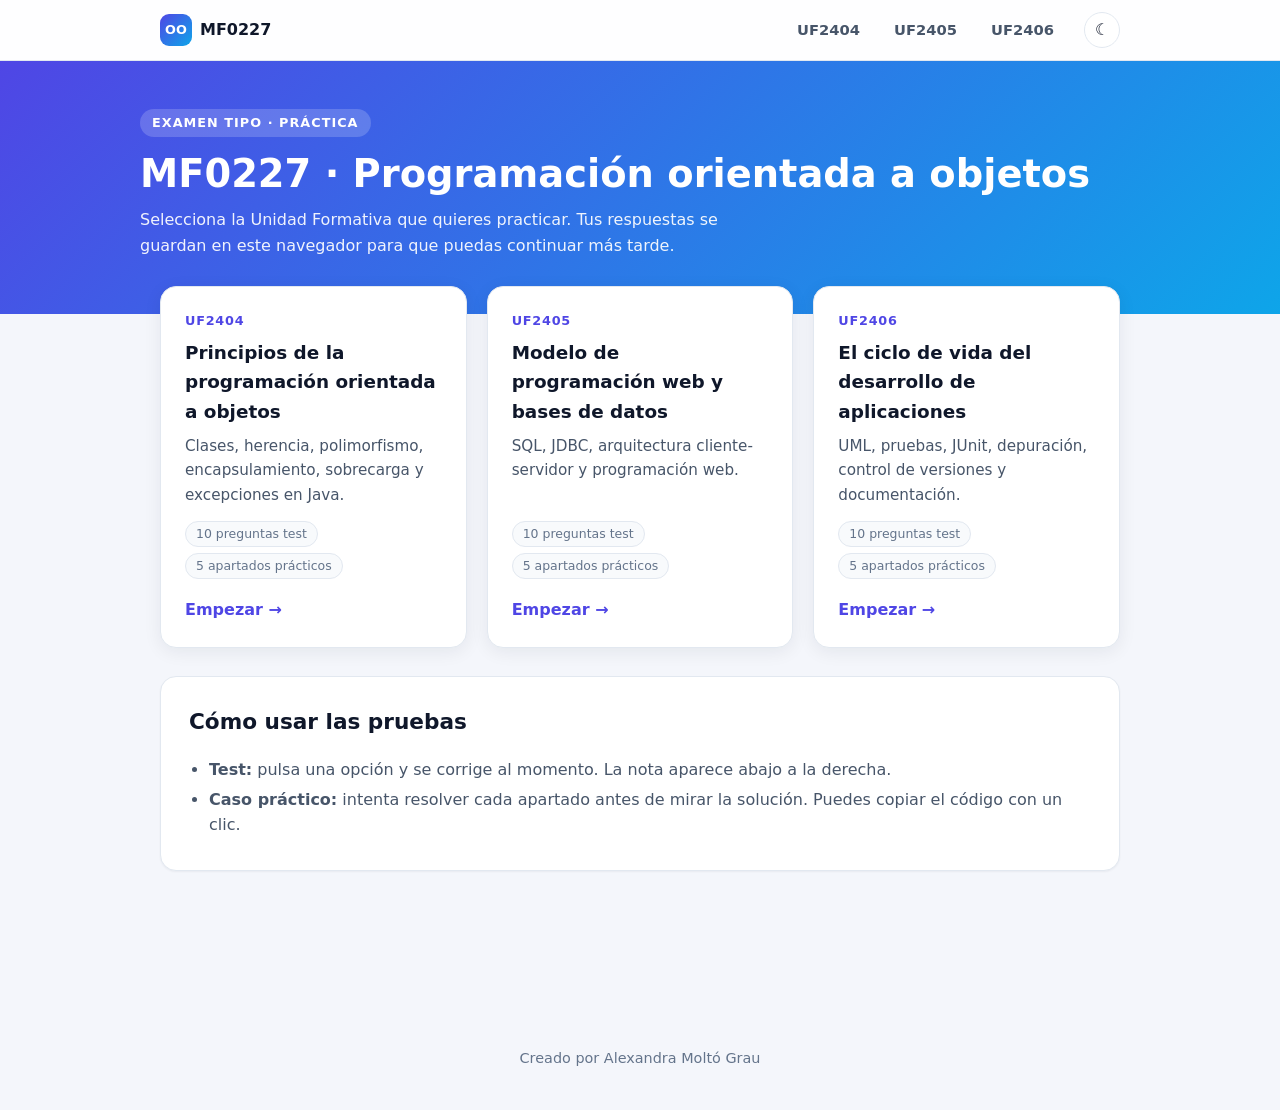
<file: index.html>
<!DOCTYPE html>
<html lang="es">
<head>
<meta charset="UTF-8">
<meta name="viewport" content="width=device-width, initial-scale=1.0">
<title>Pruebas de Programación Orientada a Objetos</title>

<link rel="stylesheet" href="style.css">

</head>
<body>

<div class="topbar">
    <div class="topbar-inner">
        <a class="brand" href="index.html"><span class="brand-logo">OO</span><span class="brand-text">MF0227</span></a>
        <nav class="tabs">
            <a href="uf2404.html">UF2404</a>
            <a href="uf2405.html">UF2405</a>
            <a href="uf2406.html">UF2406</a>
        </nav>
        <button class="theme-toggle" type="button" aria-label="Cambiar tema"></button>
    </div>
</div>

<header class="hero">
    <div class="hero-inner">
        <span class="eyebrow">Examen tipo · Práctica</span>
        <h1>MF0227 · Programación orientada a objetos</h1>
        <p>Selecciona la Unidad Formativa que quieres practicar. Tus respuestas se guardan en este navegador para que puedas continuar más tarde.</p>
    </div>
</header>

<main class="container">

    <div class="unit-grid">

        <a class="unit-card" href="uf2404.html">
            <span class="unit-code">UF2404</span>
            <h2>Principios de la programación orientada a objetos</h2>
            <p>Clases, herencia, polimorfismo, encapsulamiento, sobrecarga y excepciones en Java.</p>
            <div class="unit-tags"><span>10 preguntas test</span><span>5 apartados prácticos</span></div>
            <span class="go">Empezar →</span>
        </a>

        <a class="unit-card" href="uf2405.html">
            <span class="unit-code">UF2405</span>
            <h2>Modelo de programación web y bases de datos</h2>
            <p>SQL, JDBC, arquitectura cliente-servidor y programación web.</p>
            <div class="unit-tags"><span>10 preguntas test</span><span>5 apartados prácticos</span></div>
            <span class="go">Empezar →</span>
        </a>

        <a class="unit-card" href="uf2406.html">
            <span class="unit-code">UF2406</span>
            <h2>El ciclo de vida del desarrollo de aplicaciones</h2>
            <p>UML, pruebas, JUnit, depuración, control de versiones y documentación.</p>
            <div class="unit-tags"><span>10 preguntas test</span><span>5 apartados prácticos</span></div>
            <span class="go">Empezar →</span>
        </a>

    </div>

    <section class="card tips">
        <h2>Cómo usar las pruebas</h2>
        <ul>
            <li><strong>Test:</strong> pulsa una opción y se corrige al momento. La nota aparece abajo a la derecha.</li>
            <li><strong>Caso práctico:</strong> intenta resolver cada apartado antes de mirar la solución. Puedes copiar el código con un clic.</li>
        </ul>
    </section>

</main>

<footer>
    Creado por Alexandra Moltó Grau
</footer>

<script src="script.js"></script>
</body>
</html>
</file>
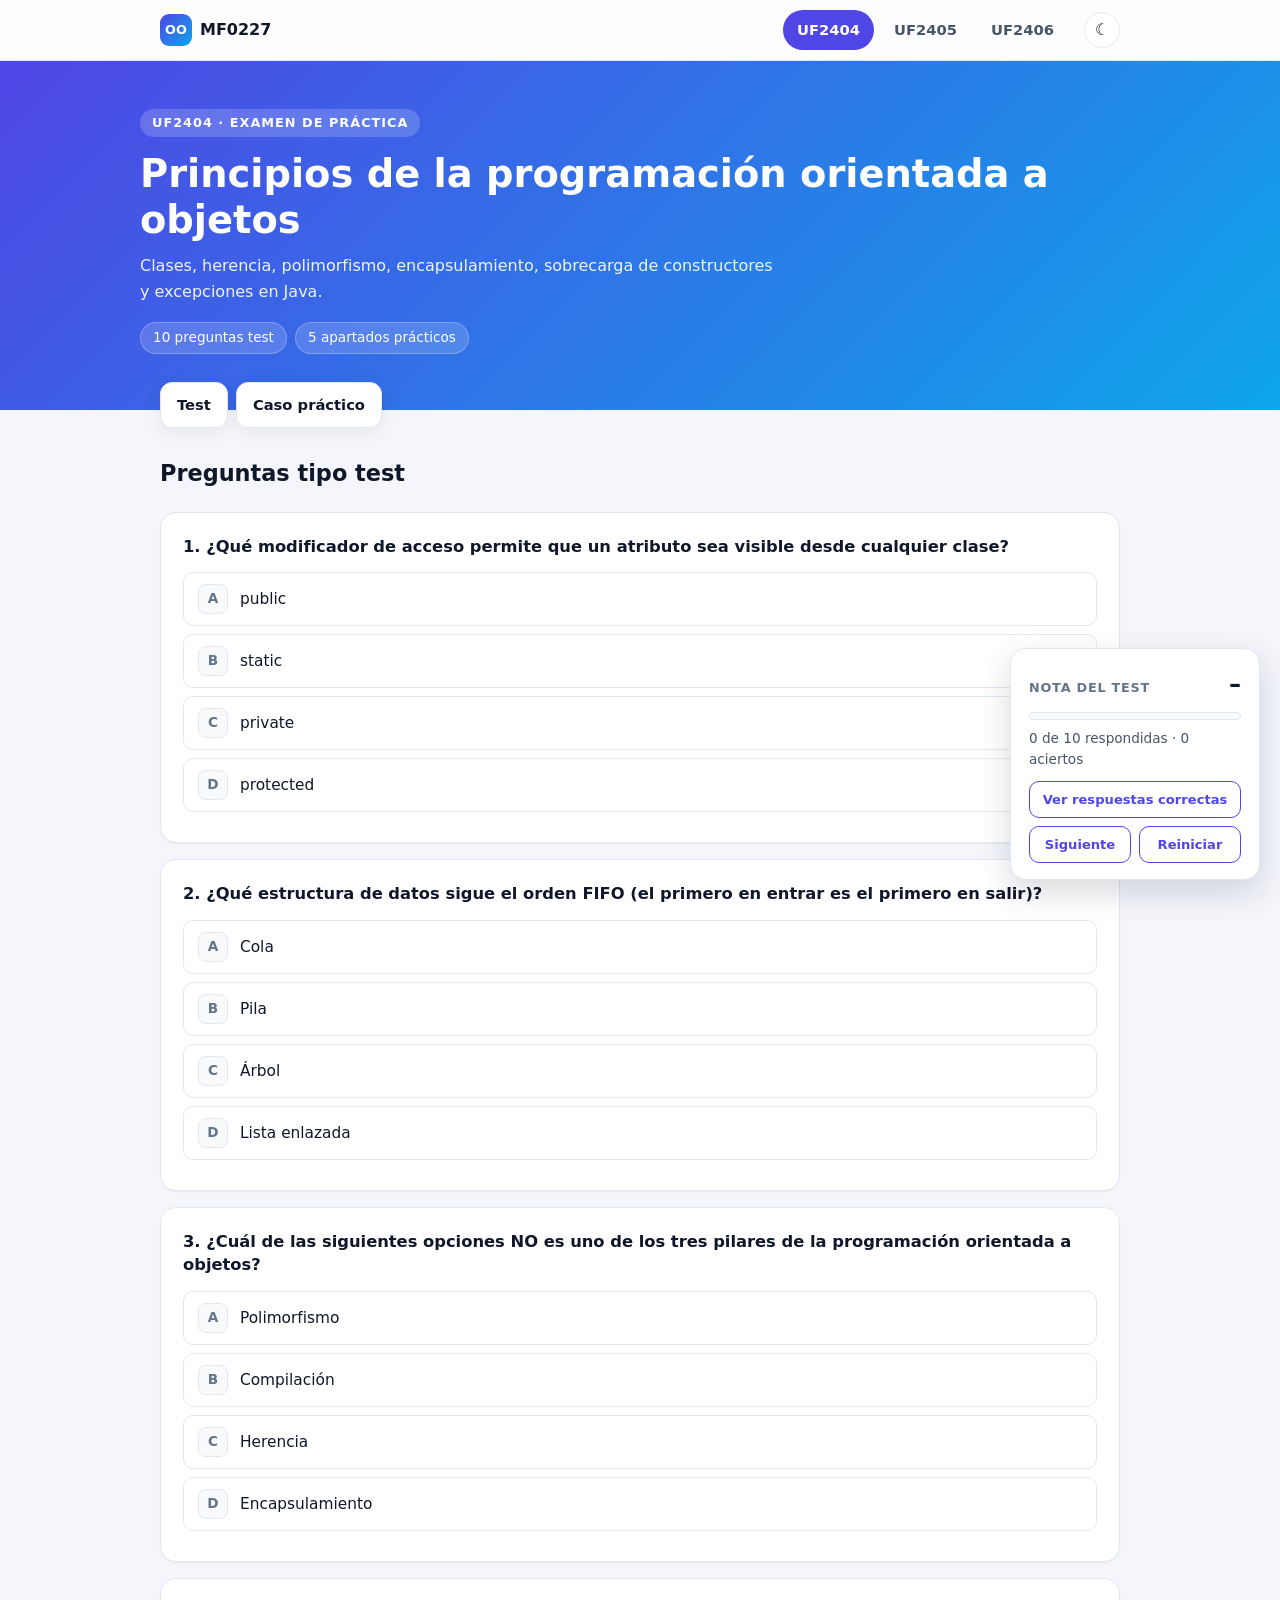
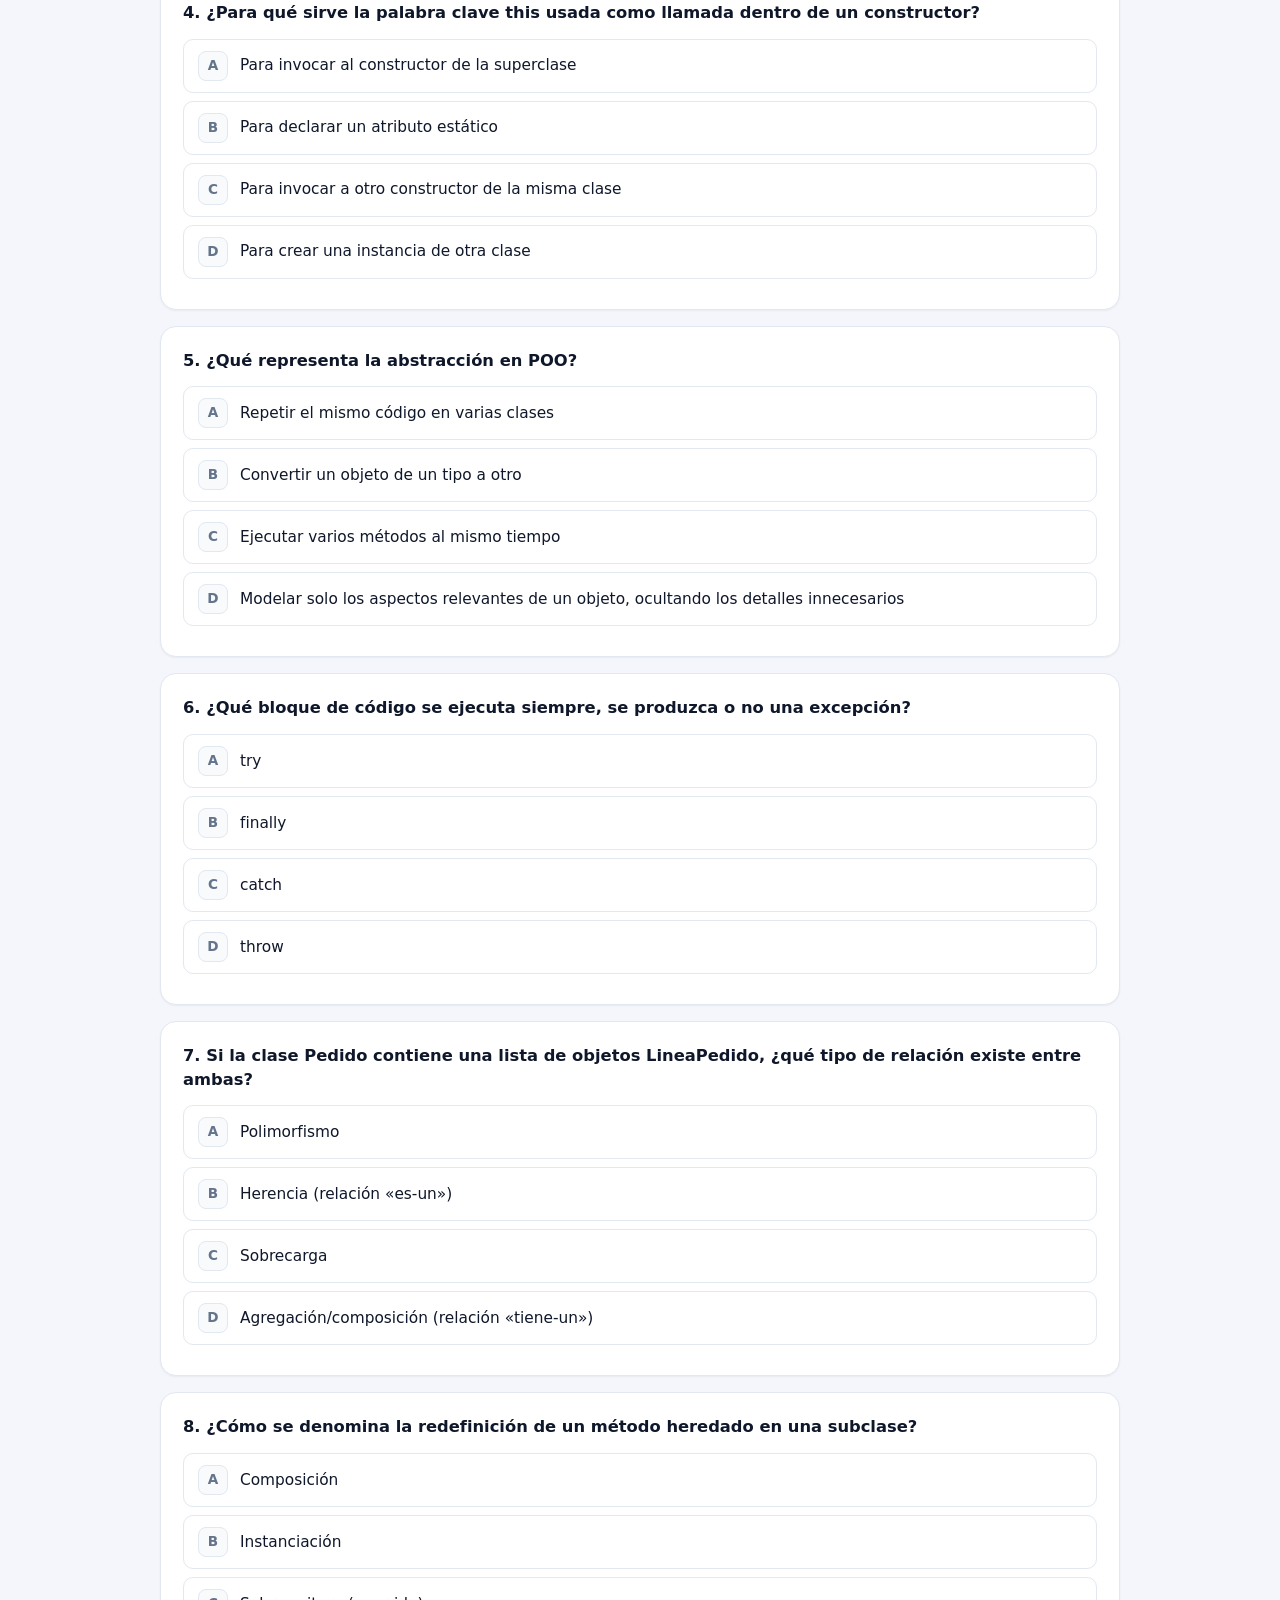
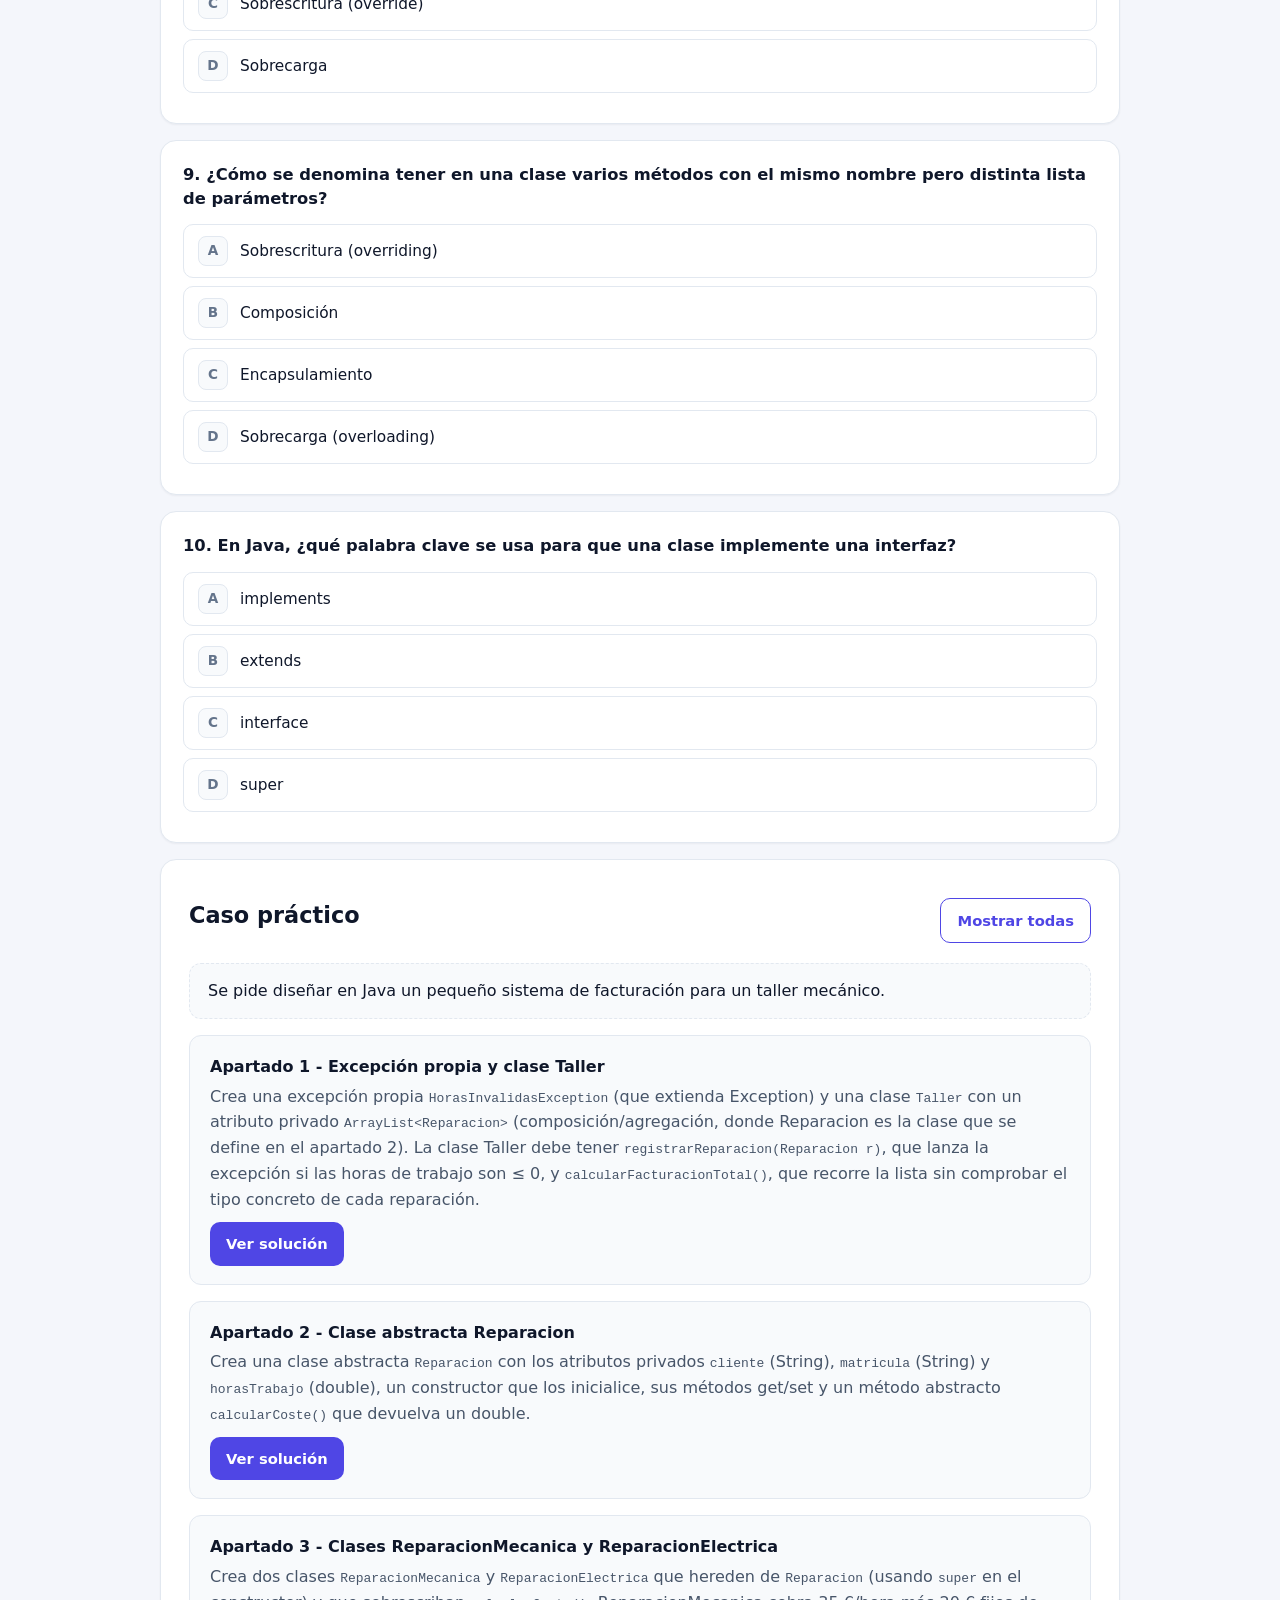
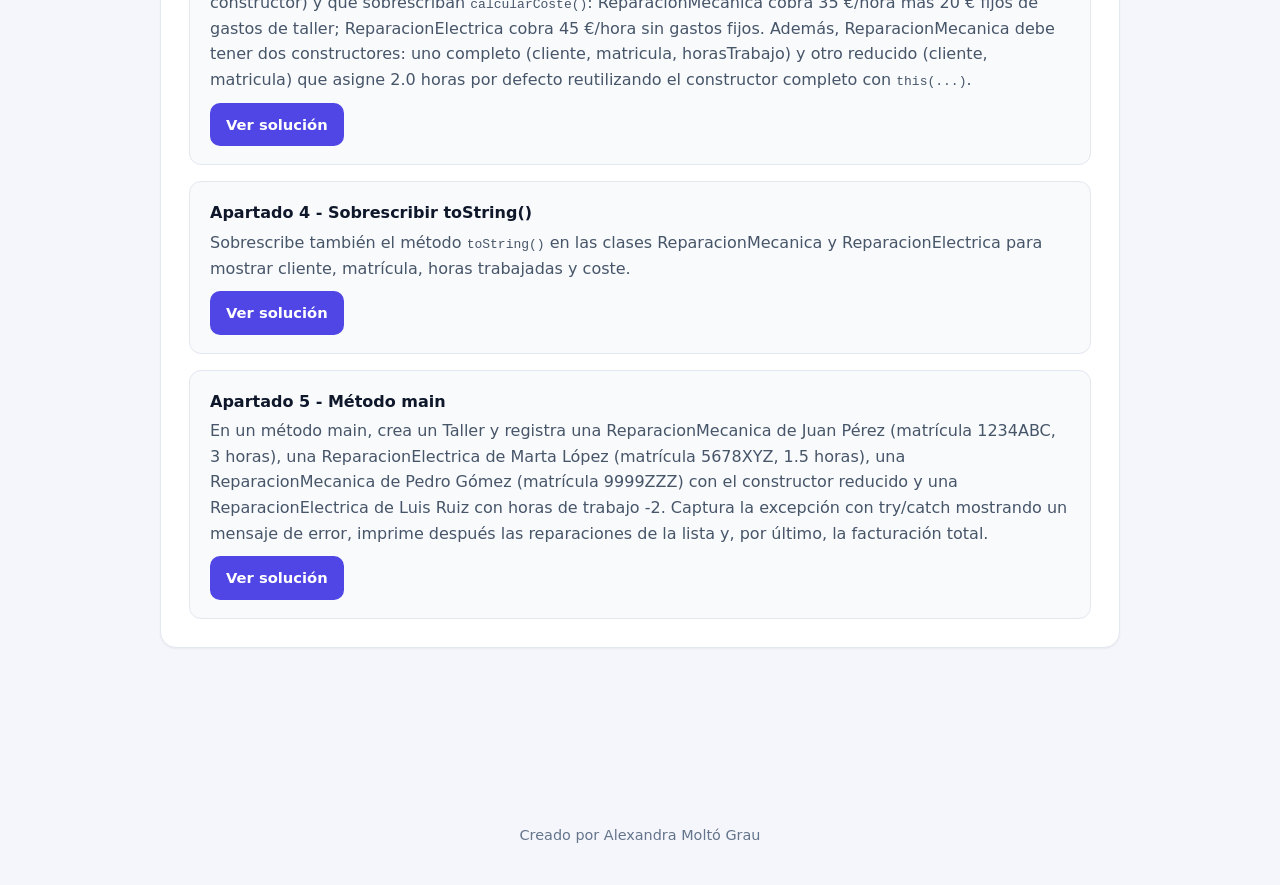
<file: uf2404.html>
<!DOCTYPE html>
<html lang="es">
<head>
<meta charset="UTF-8">
<meta name="viewport" content="width=device-width, initial-scale=1.0">
<title>UF2404 - Examen de Práctica</title>
<link rel="stylesheet" href="style.css">
</head>
<body>

<div class="topbar">
    <div class="topbar-inner">
        <a class="brand" href="index.html"><span class="brand-logo">OO</span><span class="brand-text">MF0227</span></a>
        <nav class="tabs">
            <a href="uf2404.html" class="active" aria-current="page">UF2404</a>
            <a href="uf2405.html">UF2405</a>
            <a href="uf2406.html">UF2406</a>
        </nav>
        <button class="theme-toggle" type="button" aria-label="Cambiar tema"></button>
    </div>
</div>

<header class="hero">
    <div class="hero-inner">
        <span class="eyebrow">UF2404 · Examen de práctica</span>
        <h1>Principios de la programación orientada a objetos</h1>
        <p>Clases, herencia, polimorfismo, encapsulamiento, sobrecarga de constructores y excepciones en Java.</p>
        <div class="hero-meta"><span>10 preguntas test</span><span>5 apartados prácticos</span></div>
    </div>
</header>

<main class="container">

<nav class="toc">
    <a href="#test">Test</a>
    <a href="#caso">Caso práctico</a>
</nav>

<section id="test" class="questions">
<div class="section-title"><h2>Preguntas tipo test</h2></div>

<div class="question">
    <h3>1. ¿Qué modificador de acceso permite que un atributo sea visible desde cualquier clase?</h3>
    <button class="answer correct">public</button>
    <button class="answer">static</button>
    <button class="answer">private</button>
    <button class="answer">protected</button>
    <div class="result"></div>
</div>

<div class="question">
    <h3>2. ¿Qué estructura de datos sigue el orden FIFO (el primero en entrar es el primero en salir)?</h3>
    <button class="answer correct">Cola</button>
    <button class="answer">Pila</button>
    <button class="answer">Árbol</button>
    <button class="answer">Lista enlazada</button>
    <div class="result"></div>
</div>

<div class="question">
    <h3>3. ¿Cuál de las siguientes opciones NO es uno de los tres pilares de la programación orientada a objetos?</h3>
    <button class="answer">Polimorfismo</button>
    <button class="answer correct">Compilación</button>
    <button class="answer">Herencia</button>
    <button class="answer">Encapsulamiento</button>
    <div class="result"></div>
</div>

<div class="question">
    <h3>4. ¿Para qué sirve la palabra clave this usada como llamada dentro de un constructor?</h3>
    <button class="answer">Para invocar al constructor de la superclase</button>
    <button class="answer">Para declarar un atributo estático</button>
    <button class="answer correct">Para invocar a otro constructor de la misma clase</button>
    <button class="answer">Para crear una instancia de otra clase</button>
    <div class="result"></div>
</div>

<div class="question">
    <h3>5. ¿Qué representa la abstracción en POO?</h3>
    <button class="answer">Repetir el mismo código en varias clases</button>
    <button class="answer">Convertir un objeto de un tipo a otro</button>
    <button class="answer">Ejecutar varios métodos al mismo tiempo</button>
    <button class="answer correct">Modelar solo los aspectos relevantes de un objeto, ocultando los detalles innecesarios</button>
    <div class="result"></div>
</div>

<div class="question">
    <h3>6. ¿Qué bloque de código se ejecuta siempre, se produzca o no una excepción?</h3>
    <button class="answer">try</button>
    <button class="answer correct">finally</button>
    <button class="answer">catch</button>
    <button class="answer">throw</button>
    <div class="result"></div>
</div>

<div class="question">
    <h3>7. Si la clase Pedido contiene una lista de objetos LineaPedido, ¿qué tipo de relación existe entre ambas?</h3>
    <button class="answer">Polimorfismo</button>
    <button class="answer">Herencia (relación «es-un»)</button>
    <button class="answer">Sobrecarga</button>
    <button class="answer correct">Agregación/composición (relación «tiene-un»)</button>
    <div class="result"></div>
</div>

<div class="question">
    <h3>8. ¿Cómo se denomina la redefinición de un método heredado en una subclase?</h3>
    <button class="answer">Composición</button>
    <button class="answer">Instanciación</button>
    <button class="answer correct">Sobrescritura (override)</button>
    <button class="answer">Sobrecarga</button>
    <div class="result"></div>
</div>

<div class="question">
    <h3>9. ¿Cómo se denomina tener en una clase varios métodos con el mismo nombre pero distinta lista de parámetros?</h3>
    <button class="answer">Sobrescritura (overriding)</button>
    <button class="answer">Composición</button>
    <button class="answer">Encapsulamiento</button>
    <button class="answer correct">Sobrecarga (overloading)</button>
    <div class="result"></div>
</div>

<div class="question">
    <h3>10. En Java, ¿qué palabra clave se usa para que una clase implemente una interfaz?</h3>
    <button class="answer correct">implements</button>
    <button class="answer">extends</button>
    <button class="answer">interface</button>
    <button class="answer">super</button>
    <div class="result"></div>
</div>
</section>

<section id="caso" class="card">
<div class="section-title"><h2>Caso práctico</h2><button type="button" class="btn btn-ghost" data-toggle-all>Mostrar todas</button></div>
<div class="statement">
<p>Se pide diseñar en Java un pequeño sistema de facturación para un taller mecánico.</p>
</div>

<div class="practice">
<h3>Apartado 1 - Excepción propia y clase Taller</h3>
<p>Crea una excepción propia <code>HorasInvalidasException</code> (que extienda Exception) y una clase <code>Taller</code> con un atributo privado <code>ArrayList&lt;Reparacion&gt;</code> (composición/agregación, donde Reparacion es la clase que se define en el apartado 2). La clase Taller debe tener <code>registrarReparacion(Reparacion r)</code>, que lanza la excepción si las horas de trabajo son ≤ 0, y <code>calcularFacturacionTotal()</code>, que recorre la lista sin comprobar el tipo concreto de cada reparación.</p>
<button class="solution-btn">Ver solución</button>
<div class="solution"><pre>
public class HorasInvalidasException extends Exception {
    public HorasInvalidasException(String mensaje) { super(mensaje); }
}

import java.util.ArrayList;

public class Taller {
    private ArrayList&lt;Reparacion&gt; reparaciones = new ArrayList&lt;&gt;();

    public void registrarReparacion(Reparacion r) throws HorasInvalidasException {
        if (r.getHorasTrabajo() &lt;= 0) {
            throw new HorasInvalidasException(
                "horas no válidas para " + r.getCliente());
        }
        reparaciones.add(r);
    }

    public double calcularFacturacionTotal() {
        double total = 0;
        for (Reparacion r : reparaciones) {
            total += r.calcularCoste();   // polimorfismo
        }
        return total;
    }

    public ArrayList&lt;Reparacion&gt; getReparaciones() { return reparaciones; }
}
</pre></div>
</div>

<div class="practice">
<h3>Apartado 2 - Clase abstracta Reparacion</h3>
<p>Crea una clase abstracta <code>Reparacion</code> con los atributos privados <code>cliente</code> (String), <code>matricula</code> (String) y <code>horasTrabajo</code> (double), un constructor que los inicialice, sus métodos get/set y un método abstracto <code>calcularCoste()</code> que devuelva un double.</p>
<button class="solution-btn">Ver solución</button>
<div class="solution"><pre>
public abstract class Reparacion {
    private String cliente;
    private String matricula;
    private double horasTrabajo;

    public Reparacion(String cliente, String matricula, double horasTrabajo) {
        this.cliente = cliente;
        this.matricula = matricula;
        this.horasTrabajo = horasTrabajo;
    }

    public String getCliente() { return cliente; }
    public void setCliente(String cliente) { this.cliente = cliente; }
    public String getMatricula() { return matricula; }
    public void setMatricula(String matricula) { this.matricula = matricula; }
    public double getHorasTrabajo() { return horasTrabajo; }
    public void setHorasTrabajo(double horasTrabajo) { this.horasTrabajo = horasTrabajo; }

    public abstract double calcularCoste();
}
</pre></div>
</div>

<div class="practice">
<h3>Apartado 3 - Clases ReparacionMecanica y ReparacionElectrica</h3>
<p>Crea dos clases <code>ReparacionMecanica</code> y <code>ReparacionElectrica</code> que hereden de <code>Reparacion</code> (usando <code>super</code> en el constructor) y que sobrescriban <code>calcularCoste()</code>: ReparacionMecanica cobra 35 €/hora más 20 € fijos de gastos de taller; ReparacionElectrica cobra 45 €/hora sin gastos fijos. Además, ReparacionMecanica debe tener dos constructores: uno completo (cliente, matricula, horasTrabajo) y otro reducido (cliente, matricula) que asigne 2.0 horas por defecto reutilizando el constructor completo con <code>this(...)</code>.</p>
<button class="solution-btn">Ver solución</button>
<div class="solution"><pre>
public class ReparacionMecanica extends Reparacion {
    public ReparacionMecanica(String cliente, String matricula, double horasTrabajo) {
        super(cliente, matricula, horasTrabajo);
    }

    public ReparacionMecanica(String cliente, String matricula) {   // sobrecarga
        this(cliente, matricula, 2.0);
    }

    @Override
    public double calcularCoste() { return getHorasTrabajo() * 35 + 20; }
}

public class ReparacionElectrica extends Reparacion {
    public ReparacionElectrica(String cliente, String matricula, double horasTrabajo) {
        super(cliente, matricula, horasTrabajo);
    }

    @Override
    public double calcularCoste() { return getHorasTrabajo() * 45; }
}
</pre></div>
</div>

<div class="practice">
<h3>Apartado 4 - Sobrescribir toString()</h3>
<p>Sobrescribe también el método <code>toString()</code> en las clases ReparacionMecanica y ReparacionElectrica para mostrar cliente, matrícula, horas trabajadas y coste.</p>
<button class="solution-btn">Ver solución</button>
<div class="solution"><pre>
// En ReparacionMecanica
@Override
public String toString() {
    return "Mecánica: " + getCliente() + " (" + getMatricula() + ")"
         + " - Horas: " + getHorasTrabajo() + " - Coste: " + calcularCoste();
}

// En ReparacionElectrica
@Override
public String toString() {
    return "Eléctrica: " + getCliente() + " (" + getMatricula() + ")"
         + " - Horas: " + getHorasTrabajo() + " - Coste: " + calcularCoste();
}
</pre></div>
</div>

<div class="practice">
<h3>Apartado 5 - Método main</h3>
<p>En un método main, crea un Taller y registra una ReparacionMecanica de Juan Pérez (matrícula 1234ABC, 3 horas), una ReparacionElectrica de Marta López (matrícula 5678XYZ, 1.5 horas), una ReparacionMecanica de Pedro Gómez (matrícula 9999ZZZ) con el constructor reducido y una ReparacionElectrica de Luis Ruiz con horas de trabajo -2. Captura la excepción con try/catch mostrando un mensaje de error, imprime después las reparaciones de la lista y, por último, la facturación total.</p>
<button class="solution-btn">Ver solución</button>
<div class="solution"><pre>
public class Main {
    public static void main(String[] args) {
        Taller taller = new Taller();
        try {
            taller.registrarReparacion(new ReparacionMecanica("Juan Pérez", "1234ABC", 3));
            taller.registrarReparacion(new ReparacionElectrica("Marta López", "5678XYZ", 1.5));
            taller.registrarReparacion(new ReparacionMecanica("Pedro Gómez", "9999ZZZ"));
            taller.registrarReparacion(new ReparacionElectrica("Luis Ruiz", "4321CBA", -2));
        } catch (HorasInvalidasException ex) {
            System.out.println("Error: " + ex.getMessage());
        }
        for (Reparacion r : taller.getReparaciones()) {
            System.out.println(r);
        }
        System.out.println("Facturación total: " + taller.calcularFacturacionTotal());
    }
}

/* Salida esperada:
Error: horas no válidas para Luis Ruiz
Mecánica: Juan Pérez (1234ABC) - Horas: 3.0 - Coste: 125.0
Eléctrica: Marta López (5678XYZ) - Horas: 1.5 - Coste: 67.5
Mecánica: Pedro Gómez (9999ZZZ) - Horas: 2.0 - Coste: 90.0
Facturación total: 282.5
*/
</pre></div>
</div>

</section>

</main>

<footer>
    Creado por Alexandra Moltó Grau
</footer>

<script src="script.js"></script>
</body>
</html>
</file>
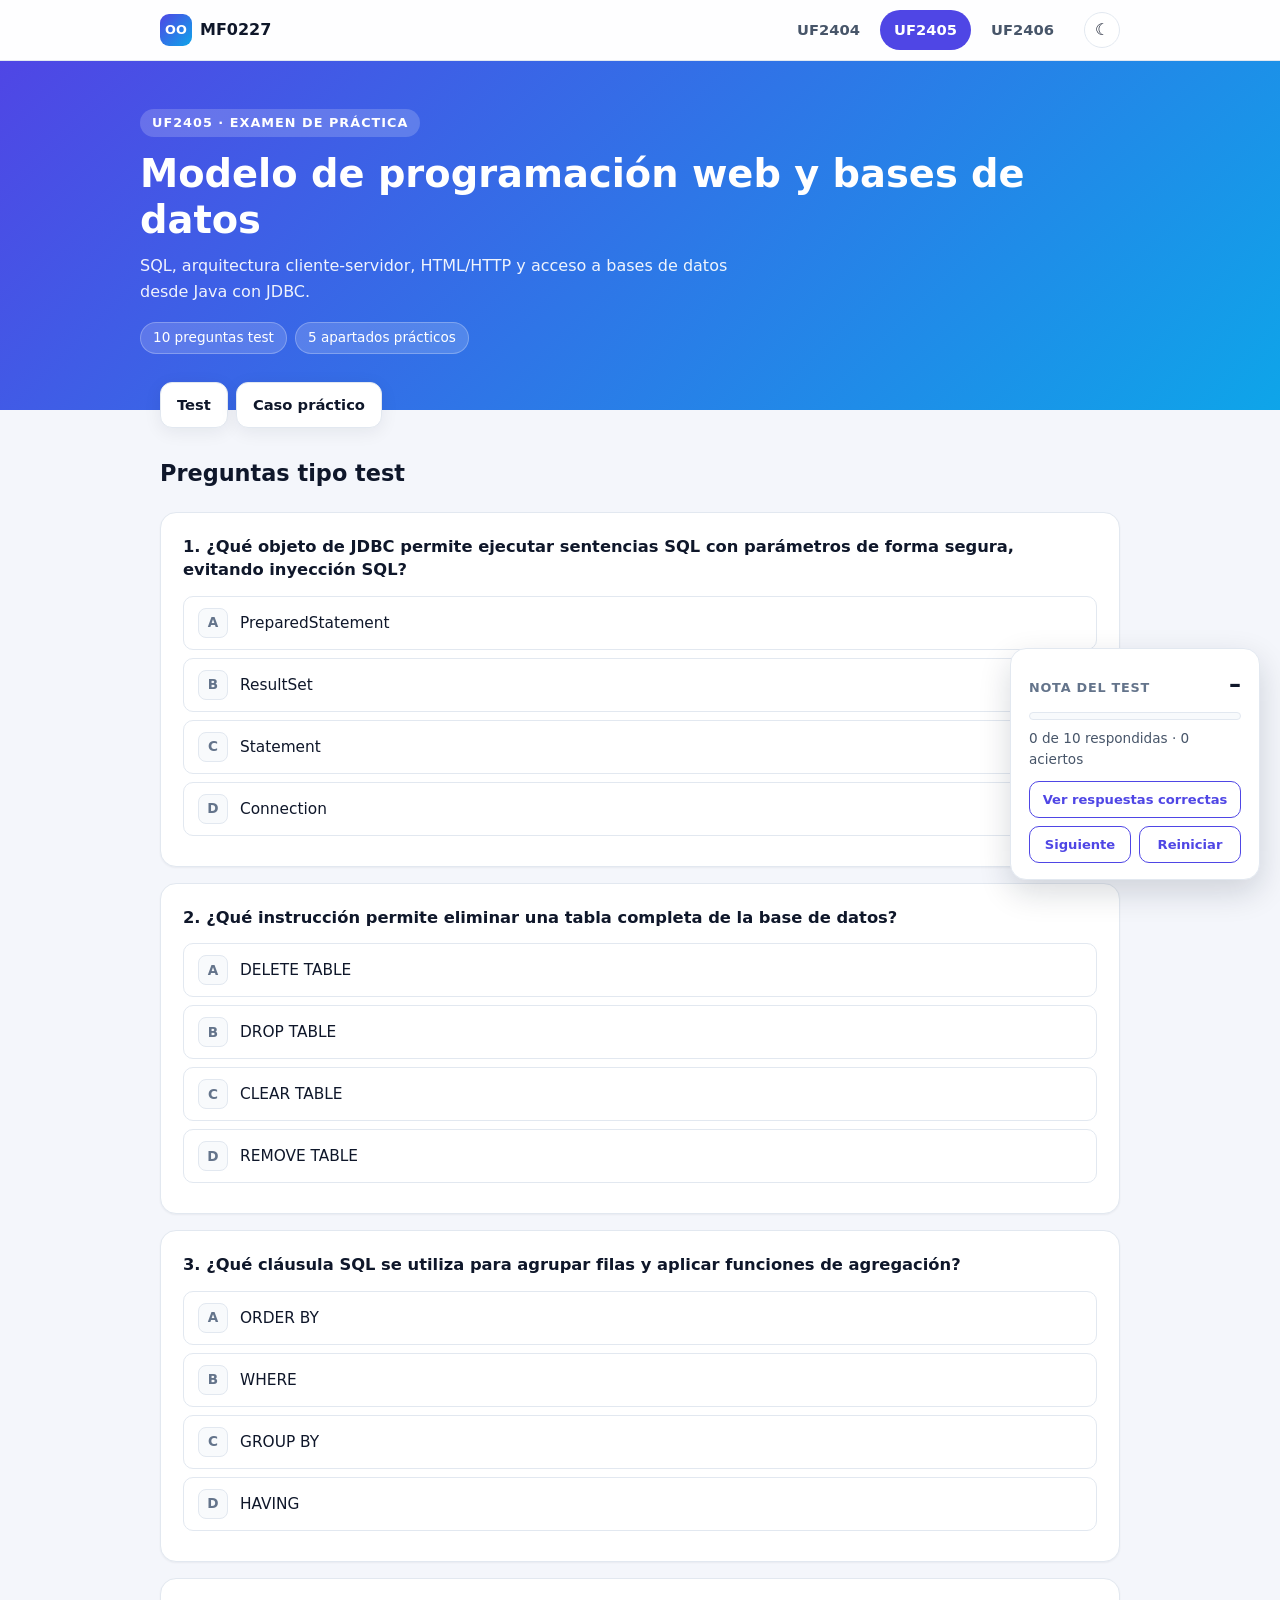
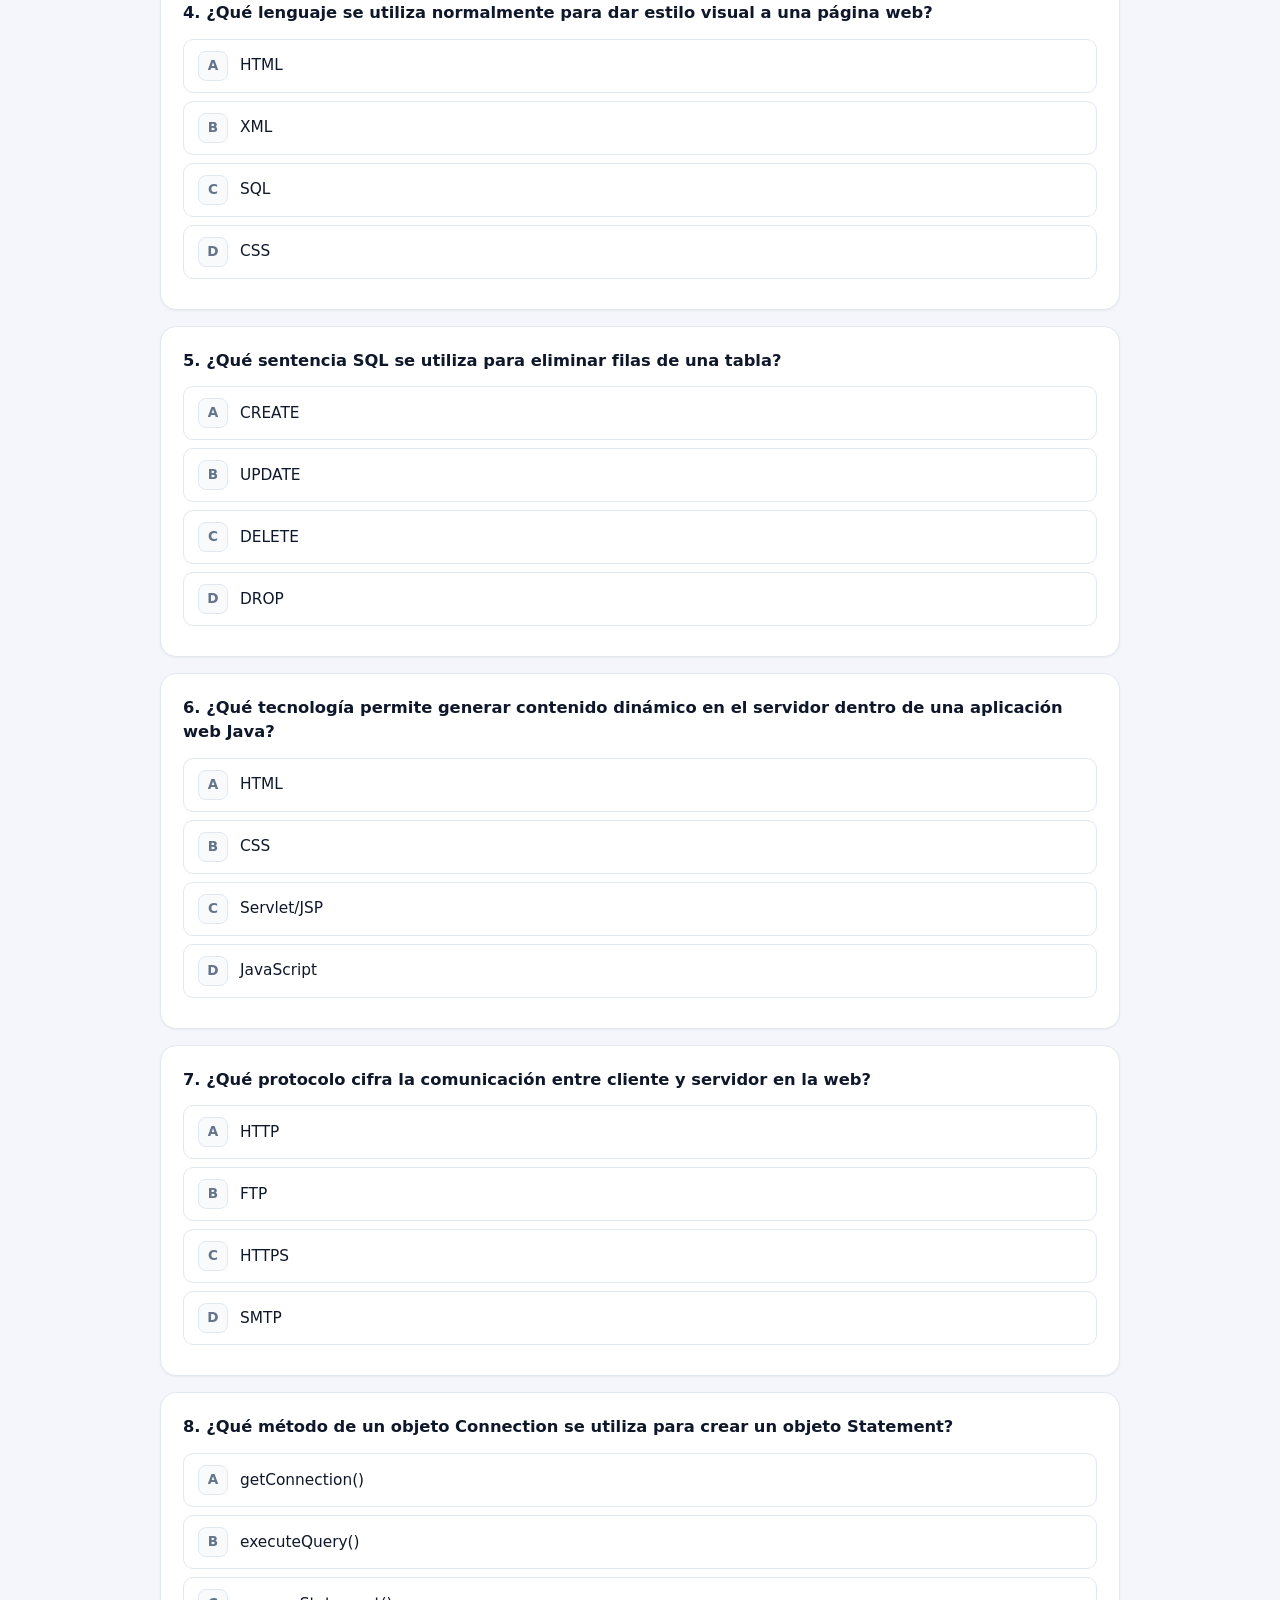
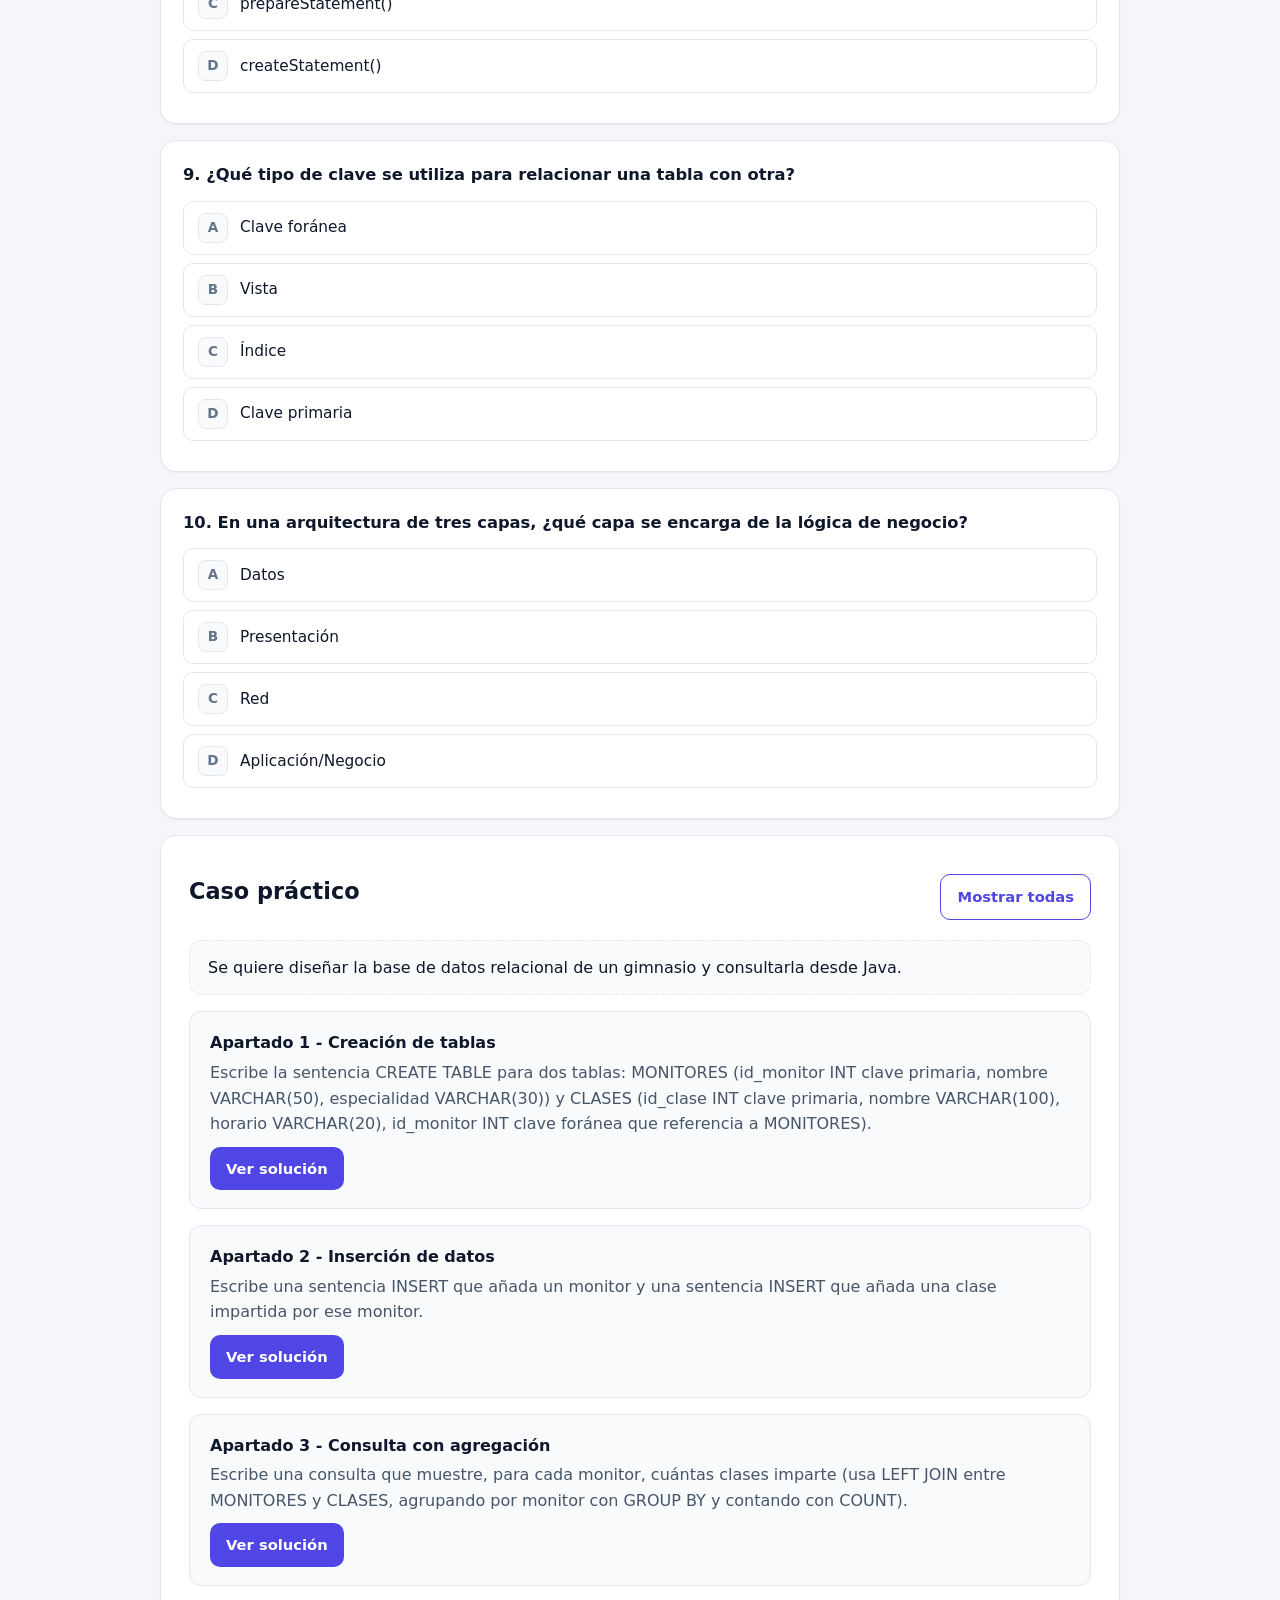
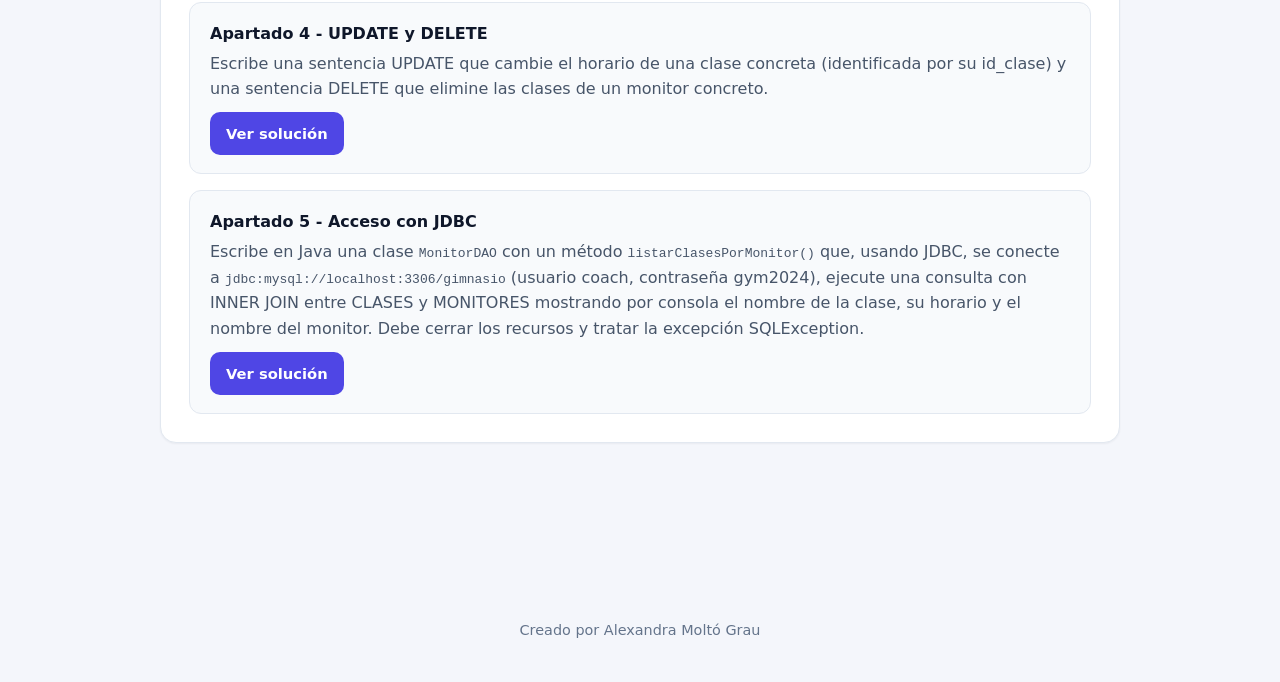
<file: uf2405.html>
<!DOCTYPE html>
<html lang="es">
<head>
<meta charset="UTF-8">
<meta name="viewport" content="width=device-width, initial-scale=1.0">
<title>UF2405 - Examen de Práctica</title>
<link rel="stylesheet" href="style.css">
</head>
<body>

<div class="topbar">
    <div class="topbar-inner">
        <a class="brand" href="index.html"><span class="brand-logo">OO</span><span class="brand-text">MF0227</span></a>
        <nav class="tabs">
            <a href="uf2404.html">UF2404</a>
            <a href="uf2405.html" class="active" aria-current="page">UF2405</a>
            <a href="uf2406.html">UF2406</a>
        </nav>
        <button class="theme-toggle" type="button" aria-label="Cambiar tema"></button>
    </div>
</div>

<header class="hero">
    <div class="hero-inner">
        <span class="eyebrow">UF2405 · Examen de práctica</span>
        <h1>Modelo de programación web y bases de datos</h1>
        <p>SQL, arquitectura cliente-servidor, HTML/HTTP y acceso a bases de datos desde Java con JDBC.</p>
        <div class="hero-meta"><span>10 preguntas test</span><span>5 apartados prácticos</span></div>
    </div>
</header>

<main class="container">

<nav class="toc">
    <a href="#test">Test</a>
    <a href="#caso">Caso práctico</a>
</nav>

<section id="test" class="questions">
<div class="section-title"><h2>Preguntas tipo test</h2></div>

<div class="question">
    <h3>1. ¿Qué objeto de JDBC permite ejecutar sentencias SQL con parámetros de forma segura, evitando inyección SQL?</h3>
    <button class="answer correct">PreparedStatement</button>
    <button class="answer">ResultSet</button>
    <button class="answer">Statement</button>
    <button class="answer">Connection</button>
    <div class="result"></div>
</div>

<div class="question">
    <h3>2. ¿Qué instrucción permite eliminar una tabla completa de la base de datos?</h3>
    <button class="answer">DELETE TABLE</button>
    <button class="answer correct">DROP TABLE</button>
    <button class="answer">CLEAR TABLE</button>
    <button class="answer">REMOVE TABLE</button>
    <div class="result"></div>
</div>

<div class="question">
    <h3>3. ¿Qué cláusula SQL se utiliza para agrupar filas y aplicar funciones de agregación?</h3>
    <button class="answer">ORDER BY</button>
    <button class="answer">WHERE</button>
    <button class="answer correct">GROUP BY</button>
    <button class="answer">HAVING</button>
    <div class="result"></div>
</div>

<div class="question">
    <h3>4. ¿Qué lenguaje se utiliza normalmente para dar estilo visual a una página web?</h3>
    <button class="answer">HTML</button>
    <button class="answer">XML</button>
    <button class="answer">SQL</button>
    <button class="answer correct">CSS</button>
    <div class="result"></div>
</div>

<div class="question">
    <h3>5. ¿Qué sentencia SQL se utiliza para eliminar filas de una tabla?</h3>
    <button class="answer">CREATE</button>
    <button class="answer">UPDATE</button>
    <button class="answer correct">DELETE</button>
    <button class="answer">DROP</button>
    <div class="result"></div>
</div>

<div class="question">
    <h3>6. ¿Qué tecnología permite generar contenido dinámico en el servidor dentro de una aplicación web Java?</h3>
    <button class="answer">HTML</button>
    <button class="answer">CSS</button>
    <button class="answer correct">Servlet/JSP</button>
    <button class="answer">JavaScript</button>
    <div class="result"></div>
</div>

<div class="question">
    <h3>7. ¿Qué protocolo cifra la comunicación entre cliente y servidor en la web?</h3>
    <button class="answer">HTTP</button>
    <button class="answer">FTP</button>
    <button class="answer correct">HTTPS</button>
    <button class="answer">SMTP</button>
    <div class="result"></div>
</div>

<div class="question">
    <h3>8. ¿Qué método de un objeto Connection se utiliza para crear un objeto Statement?</h3>
    <button class="answer">getConnection()</button>
    <button class="answer">executeQuery()</button>
    <button class="answer">prepareStatement()</button>
    <button class="answer correct">createStatement()</button>
    <div class="result"></div>
</div>

<div class="question">
    <h3>9. ¿Qué tipo de clave se utiliza para relacionar una tabla con otra?</h3>
    <button class="answer correct">Clave foránea</button>
    <button class="answer">Vista</button>
    <button class="answer">Índice</button>
    <button class="answer">Clave primaria</button>
    <div class="result"></div>
</div>

<div class="question">
    <h3>10. En una arquitectura de tres capas, ¿qué capa se encarga de la lógica de negocio?</h3>
    <button class="answer">Datos</button>
    <button class="answer">Presentación</button>
    <button class="answer">Red</button>
    <button class="answer correct">Aplicación/Negocio</button>
    <div class="result"></div>
</div>
</section>

<section id="caso" class="card">
<div class="section-title"><h2>Caso práctico</h2><button type="button" class="btn btn-ghost" data-toggle-all>Mostrar todas</button></div>
<div class="statement">
<p>Se quiere diseñar la base de datos relacional de un gimnasio y consultarla desde Java.</p>
</div>

<div class="practice">
<h3>Apartado 1 - Creación de tablas</h3>
<p>Escribe la sentencia CREATE TABLE para dos tablas: MONITORES (id_monitor INT clave primaria, nombre VARCHAR(50), especialidad VARCHAR(30)) y CLASES (id_clase INT clave primaria, nombre VARCHAR(100), horario VARCHAR(20), id_monitor INT clave foránea que referencia a MONITORES).</p>
<button class="solution-btn">Ver solución</button>
<div class="solution"><pre>
CREATE TABLE MONITORES (
    id_monitor   INT PRIMARY KEY,
    nombre       VARCHAR(50),
    especialidad VARCHAR(30)
);

CREATE TABLE CLASES (
    id_clase   INT PRIMARY KEY,
    nombre     VARCHAR(100),
    horario    VARCHAR(20),
    id_monitor INT,
    FOREIGN KEY (id_monitor) REFERENCES MONITORES(id_monitor)
);
</pre></div>
</div>

<div class="practice">
<h3>Apartado 2 - Inserción de datos</h3>
<p>Escribe una sentencia INSERT que añada un monitor y una sentencia INSERT que añada una clase impartida por ese monitor.</p>
<button class="solution-btn">Ver solución</button>
<div class="solution"><pre>
INSERT INTO MONITORES (id_monitor, nombre, especialidad)
VALUES (1, 'Carlos', 'Spinning');

INSERT INTO CLASES (id_clase, nombre, horario, id_monitor)
VALUES (1, 'Spinning', '09:00', 1);
</pre></div>
</div>

<div class="practice">
<h3>Apartado 3 - Consulta con agregación</h3>
<p>Escribe una consulta que muestre, para cada monitor, cuántas clases imparte (usa LEFT JOIN entre MONITORES y CLASES, agrupando por monitor con GROUP BY y contando con COUNT).</p>
<button class="solution-btn">Ver solución</button>
<div class="solution"><pre>
SELECT m.nombre, COUNT(c.id_clase) AS num_clases
FROM MONITORES m
LEFT JOIN CLASES c ON m.id_monitor = c.id_monitor
GROUP BY m.nombre;
</pre></div>
</div>

<div class="practice">
<h3>Apartado 4 - UPDATE y DELETE</h3>
<p>Escribe una sentencia UPDATE que cambie el horario de una clase concreta (identificada por su id_clase) y una sentencia DELETE que elimine las clases de un monitor concreto.</p>
<button class="solution-btn">Ver solución</button>
<div class="solution"><pre>
UPDATE CLASES
SET horario = '19:30'
WHERE id_clase = 1;

DELETE FROM CLASES
WHERE id_monitor = 1;
</pre></div>
</div>

<div class="practice">
<h3>Apartado 5 - Acceso con JDBC</h3>
<p>Escribe en Java una clase <code>MonitorDAO</code> con un método <code>listarClasesPorMonitor()</code> que, usando JDBC, se conecte a <code>jdbc:mysql://localhost:3306/gimnasio</code> (usuario coach, contraseña gym2024), ejecute una consulta con INNER JOIN entre CLASES y MONITORES mostrando por consola el nombre de la clase, su horario y el nombre del monitor. Debe cerrar los recursos y tratar la excepción SQLException.</p>
<button class="solution-btn">Ver solución</button>
<div class="solution"><pre>
import java.sql.Connection;
import java.sql.DriverManager;
import java.sql.ResultSet;
import java.sql.SQLException;
import java.sql.Statement;

public class MonitorDAO {
    private static final String URL = "jdbc:mysql://localhost:3306/gimnasio";
    private static final String USUARIO = "coach";
    private static final String CLAVE = "gym2024";

    public void listarClasesPorMonitor() {
        String sql = "SELECT c.nombre, c.horario, m.nombre "
                   + "FROM CLASES c INNER JOIN MONITORES m ON c.id_monitor = m.id_monitor";

        // try-with-resources: cierra ResultSet, Statement y Connection automáticamente
        try (Connection con = DriverManager.getConnection(URL, USUARIO, CLAVE);
             Statement st = con.createStatement();
             ResultSet rs = st.executeQuery(sql)) {

            while (rs.next()) {
                System.out.println(rs.getString(1) + " (" + rs.getString(2) + ") - " + rs.getString(3));
            }
        } catch (SQLException e) {
            System.out.println("Error de base de datos: " + e.getMessage());
        }
    }
}

/* Salida esperada:
Spinning (09:00) - Carlos
Yoga (18:00) - Laura
*/
</pre></div>
</div>

</section>

</main>

<footer>
    Creado por Alexandra Moltó Grau
</footer>

<script src="script.js"></script>
</body>
</html>
</file>
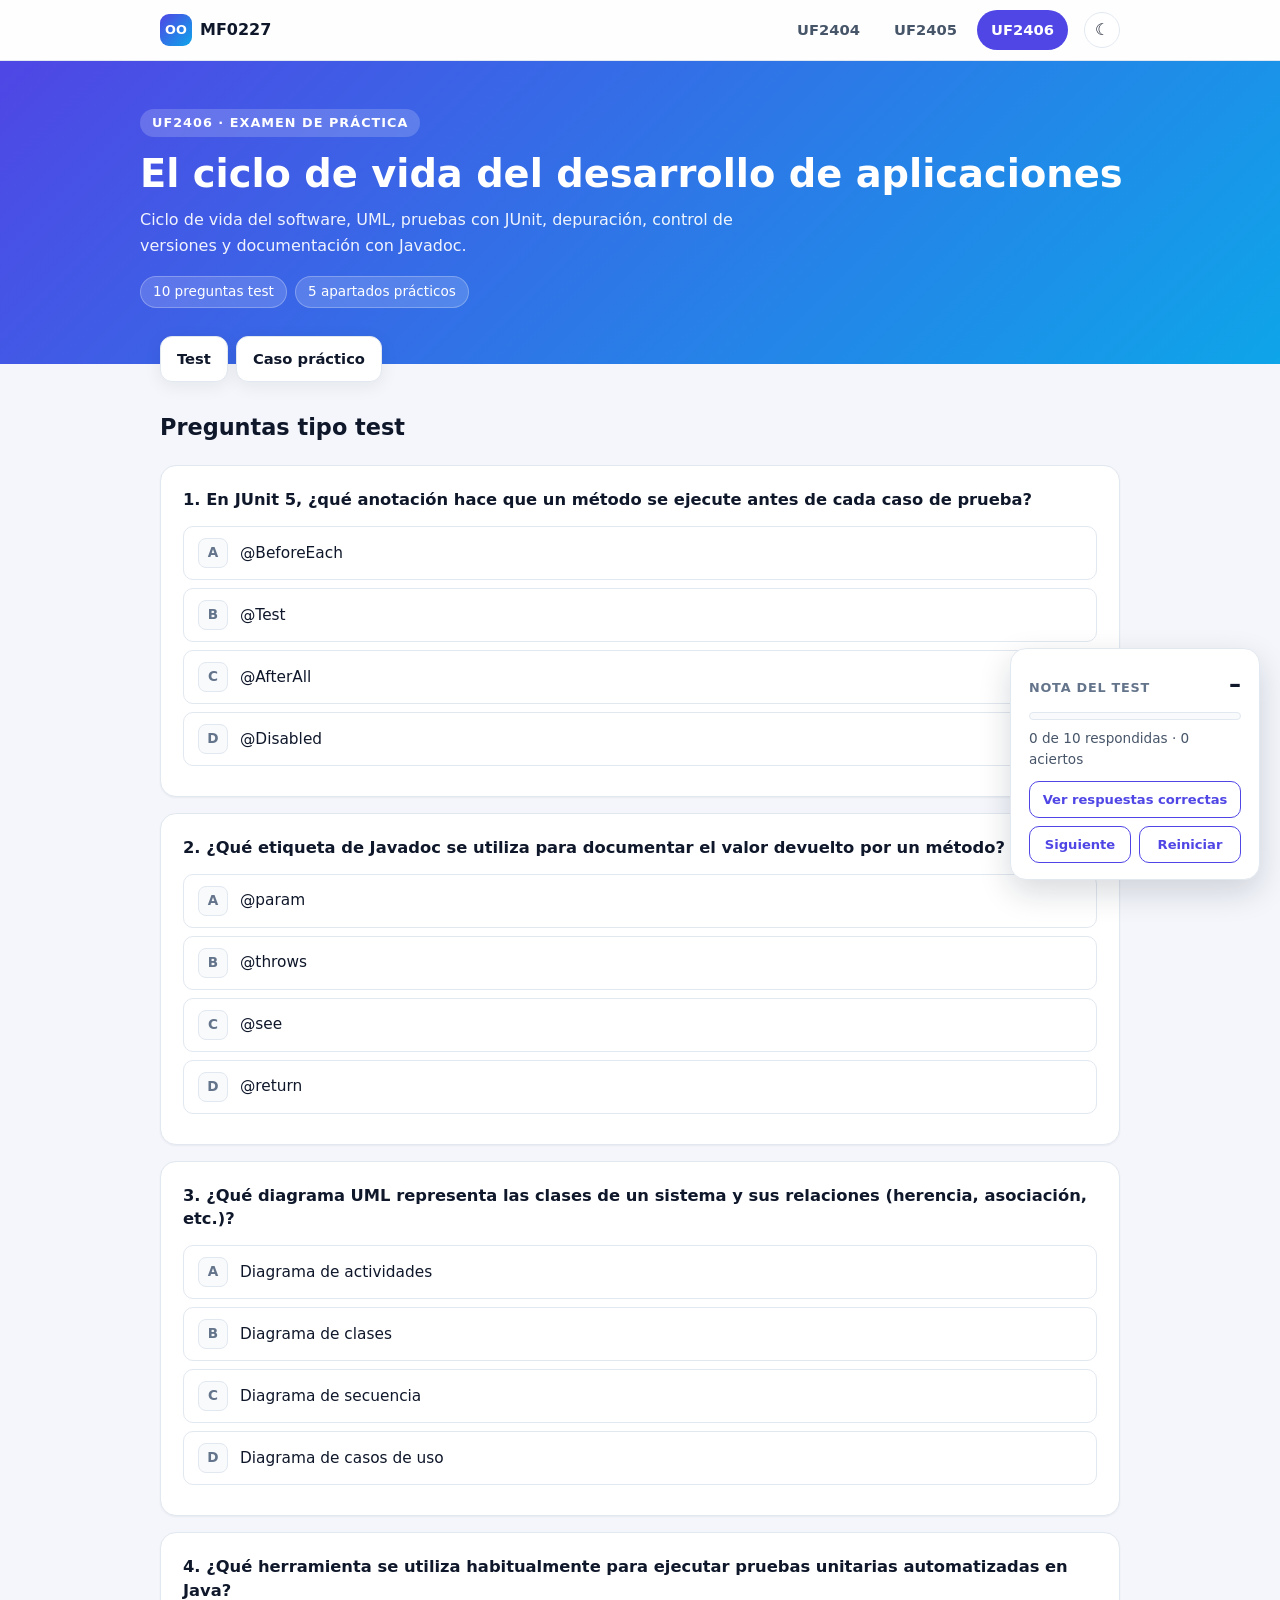
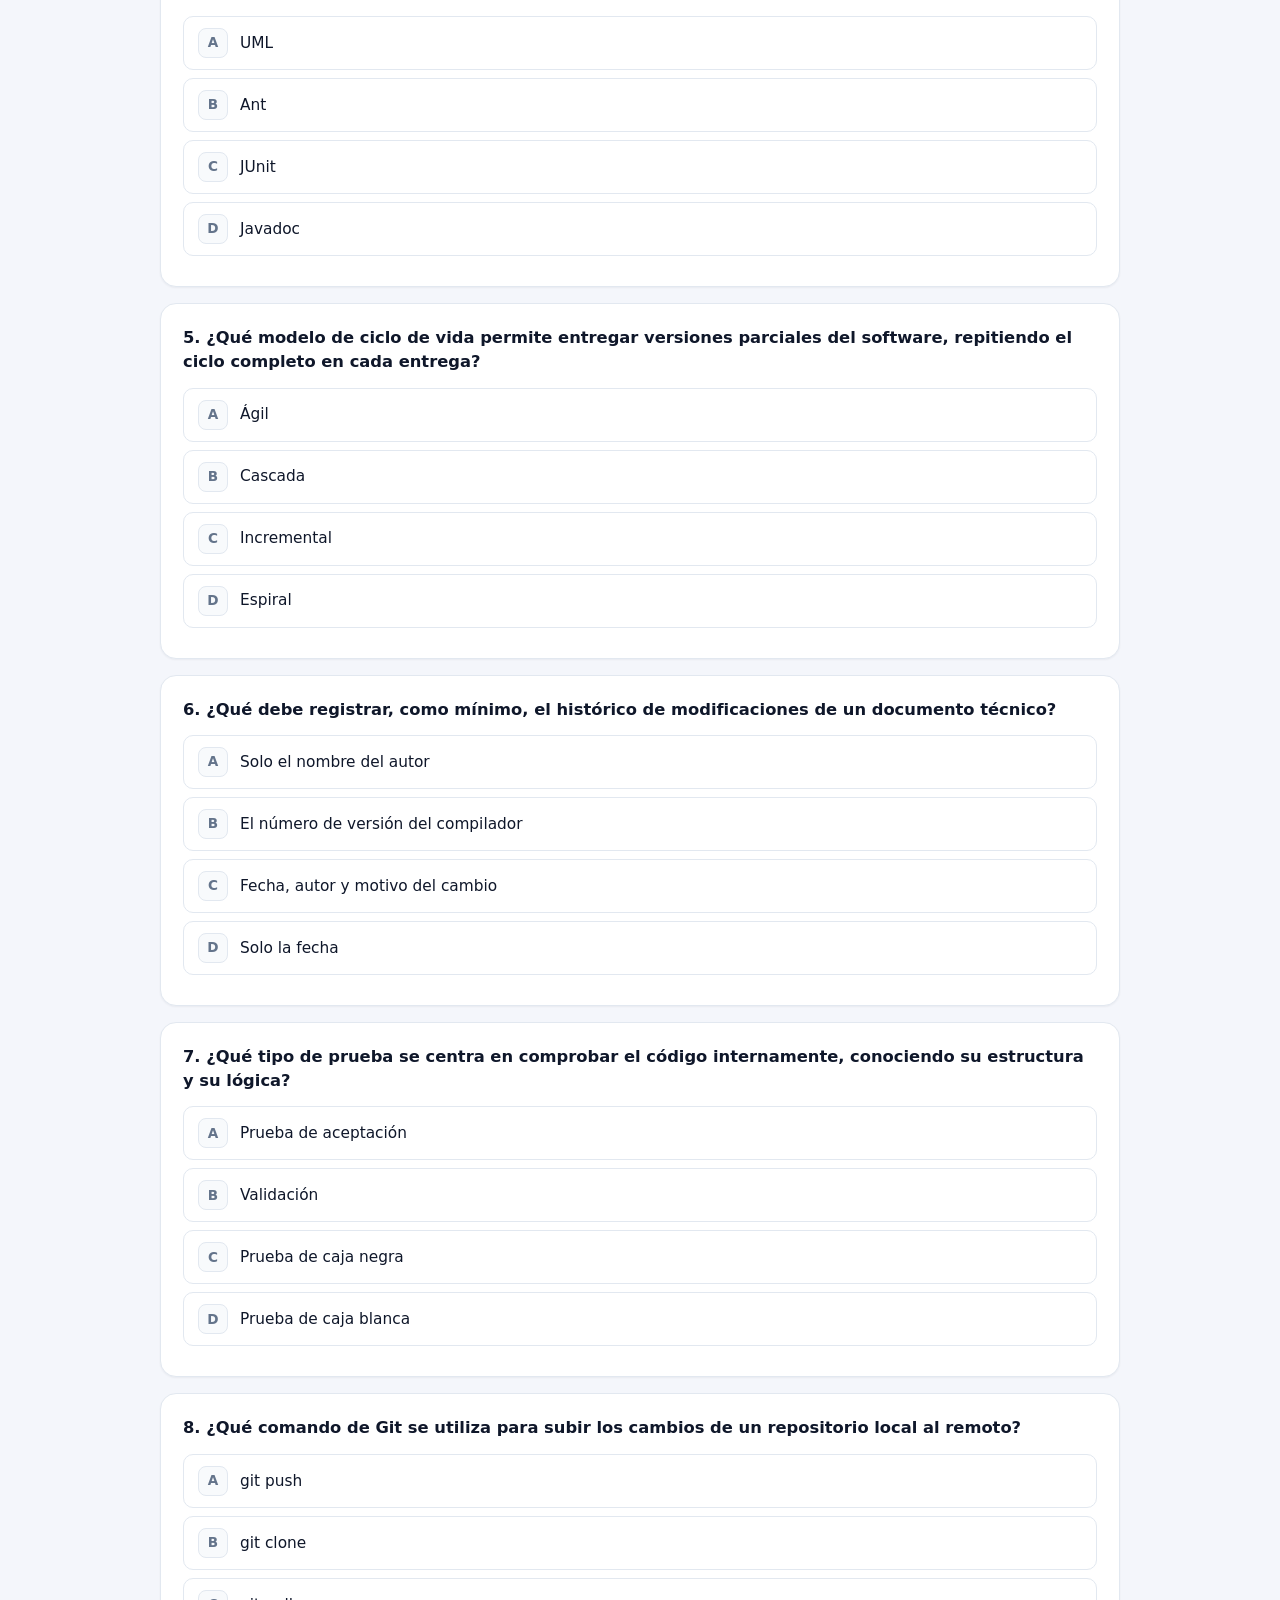
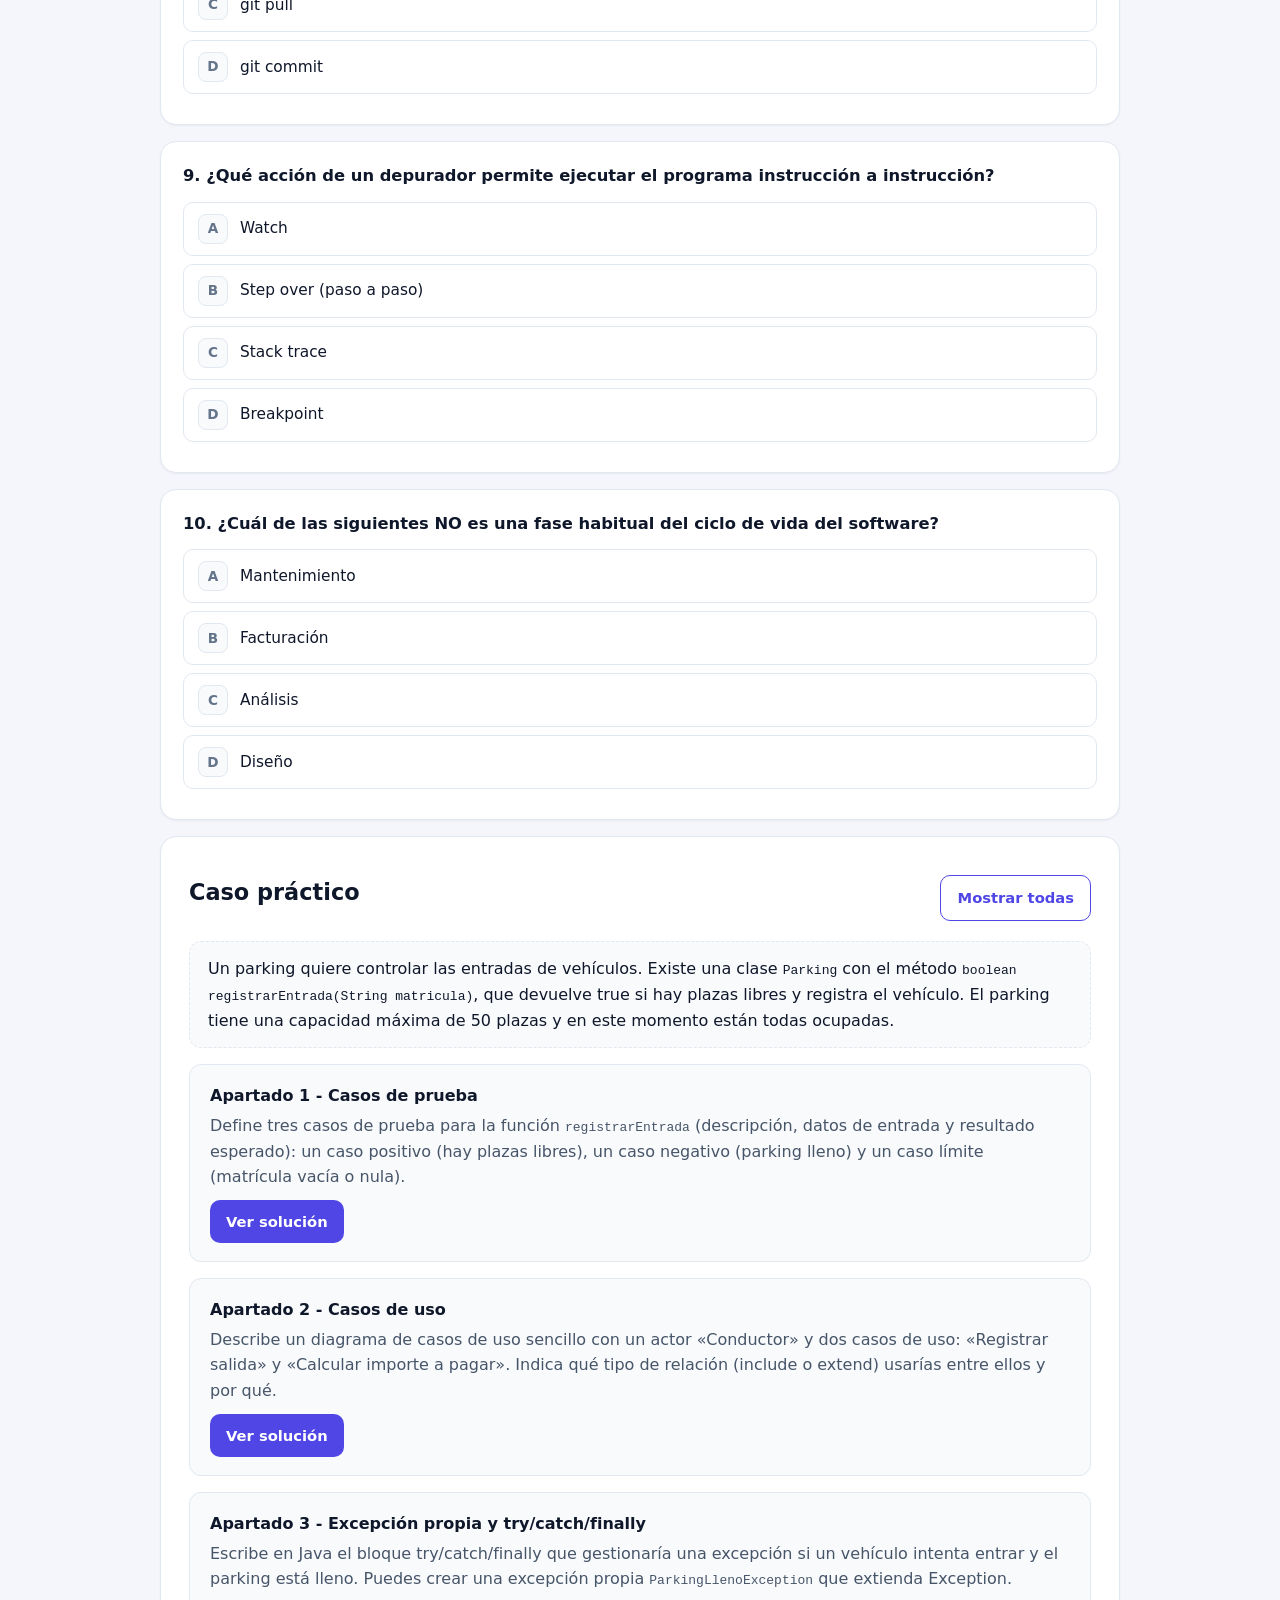
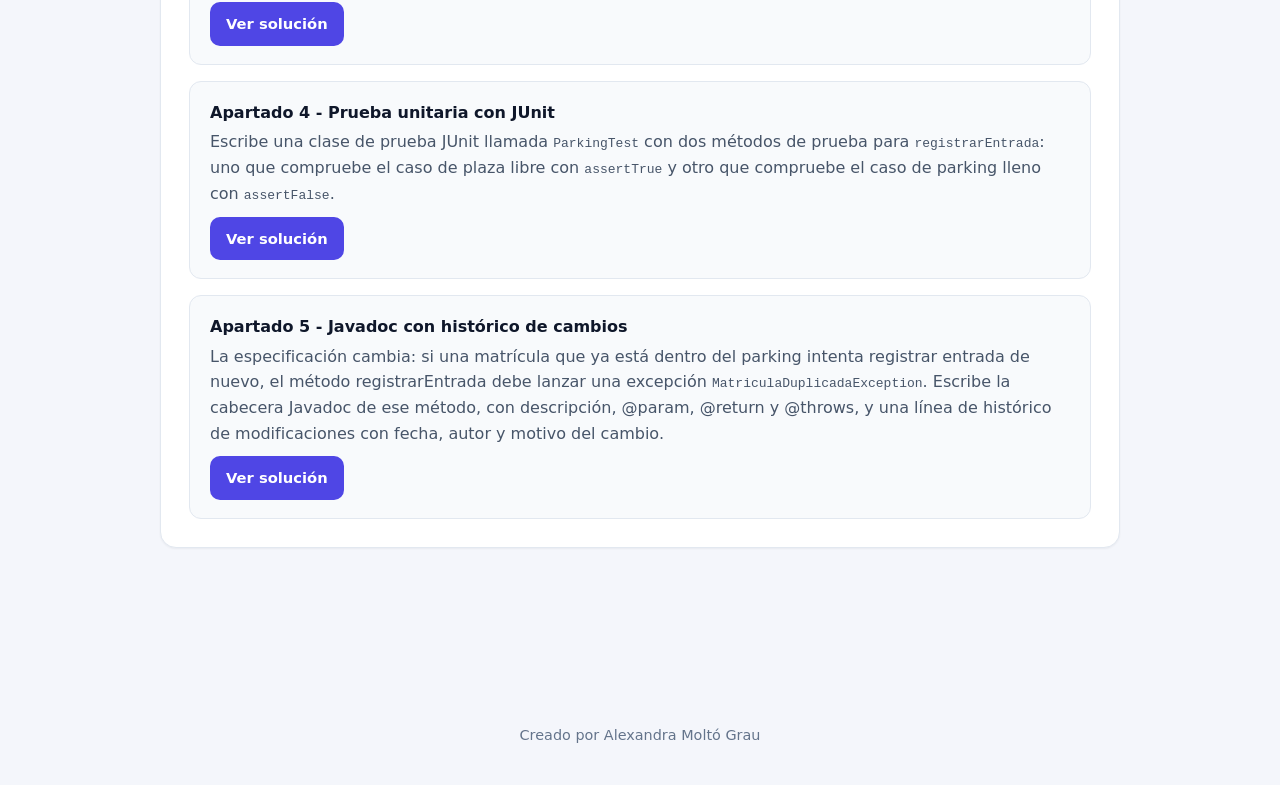
<file: uf2406.html>
<!DOCTYPE html>
<html lang="es">
<head>
<meta charset="UTF-8">
<meta name="viewport" content="width=device-width, initial-scale=1.0">
<title>UF2406 - Examen de Práctica</title>
<link rel="stylesheet" href="style.css">
</head>
<body>

<div class="topbar">
    <div class="topbar-inner">
        <a class="brand" href="index.html"><span class="brand-logo">OO</span><span class="brand-text">MF0227</span></a>
        <nav class="tabs">
            <a href="uf2404.html">UF2404</a>
            <a href="uf2405.html">UF2405</a>
            <a href="uf2406.html" class="active" aria-current="page">UF2406</a>
        </nav>
        <button class="theme-toggle" type="button" aria-label="Cambiar tema"></button>
    </div>
</div>

<header class="hero">
    <div class="hero-inner">
        <span class="eyebrow">UF2406 · Examen de práctica</span>
        <h1>El ciclo de vida del desarrollo de aplicaciones</h1>
        <p>Ciclo de vida del software, UML, pruebas con JUnit, depuración, control de versiones y documentación con Javadoc.</p>
        <div class="hero-meta"><span>10 preguntas test</span><span>5 apartados prácticos</span></div>
    </div>
</header>

<main class="container">

<nav class="toc">
    <a href="#test">Test</a>
    <a href="#caso">Caso práctico</a>
</nav>

<section id="test" class="questions">
<div class="section-title"><h2>Preguntas tipo test</h2></div>

<div class="question">
    <h3>1. En JUnit 5, ¿qué anotación hace que un método se ejecute antes de cada caso de prueba?</h3>
    <button class="answer correct">@BeforeEach</button>
    <button class="answer">@Test</button>
    <button class="answer">@AfterAll</button>
    <button class="answer">@Disabled</button>
    <div class="result"></div>
</div>

<div class="question">
    <h3>2. ¿Qué etiqueta de Javadoc se utiliza para documentar el valor devuelto por un método?</h3>
    <button class="answer">@param</button>
    <button class="answer">@throws</button>
    <button class="answer">@see</button>
    <button class="answer correct">@return</button>
    <div class="result"></div>
</div>

<div class="question">
    <h3>3. ¿Qué diagrama UML representa las clases de un sistema y sus relaciones (herencia, asociación, etc.)?</h3>
    <button class="answer">Diagrama de actividades</button>
    <button class="answer correct">Diagrama de clases</button>
    <button class="answer">Diagrama de secuencia</button>
    <button class="answer">Diagrama de casos de uso</button>
    <div class="result"></div>
</div>

<div class="question">
    <h3>4. ¿Qué herramienta se utiliza habitualmente para ejecutar pruebas unitarias automatizadas en Java?</h3>
    <button class="answer">UML</button>
    <button class="answer">Ant</button>
    <button class="answer correct">JUnit</button>
    <button class="answer">Javadoc</button>
    <div class="result"></div>
</div>

<div class="question">
    <h3>5. ¿Qué modelo de ciclo de vida permite entregar versiones parciales del software, repitiendo el ciclo completo en cada entrega?</h3>
    <button class="answer">Ágil</button>
    <button class="answer">Cascada</button>
    <button class="answer correct">Incremental</button>
    <button class="answer">Espiral</button>
    <div class="result"></div>
</div>

<div class="question">
    <h3>6. ¿Qué debe registrar, como mínimo, el histórico de modificaciones de un documento técnico?</h3>
    <button class="answer">Solo el nombre del autor</button>
    <button class="answer">El número de versión del compilador</button>
    <button class="answer correct">Fecha, autor y motivo del cambio</button>
    <button class="answer">Solo la fecha</button>
    <div class="result"></div>
</div>

<div class="question">
    <h3>7. ¿Qué tipo de prueba se centra en comprobar el código internamente, conociendo su estructura y su lógica?</h3>
    <button class="answer">Prueba de aceptación</button>
    <button class="answer">Validación</button>
    <button class="answer">Prueba de caja negra</button>
    <button class="answer correct">Prueba de caja blanca</button>
    <div class="result"></div>
</div>

<div class="question">
    <h3>8. ¿Qué comando de Git se utiliza para subir los cambios de un repositorio local al remoto?</h3>
    <button class="answer correct">git push</button>
    <button class="answer">git clone</button>
    <button class="answer">git pull</button>
    <button class="answer">git commit</button>
    <div class="result"></div>
</div>

<div class="question">
    <h3>9. ¿Qué acción de un depurador permite ejecutar el programa instrucción a instrucción?</h3>
    <button class="answer">Watch</button>
    <button class="answer correct">Step over (paso a paso)</button>
    <button class="answer">Stack trace</button>
    <button class="answer">Breakpoint</button>
    <div class="result"></div>
</div>

<div class="question">
    <h3>10. ¿Cuál de las siguientes NO es una fase habitual del ciclo de vida del software?</h3>
    <button class="answer">Mantenimiento</button>
    <button class="answer correct">Facturación</button>
    <button class="answer">Análisis</button>
    <button class="answer">Diseño</button>
    <div class="result"></div>
</div>
</section>

<section id="caso" class="card">
<div class="section-title"><h2>Caso práctico</h2><button type="button" class="btn btn-ghost" data-toggle-all>Mostrar todas</button></div>
<div class="statement">
<p>Un parking quiere controlar las entradas de vehículos. Existe una clase <code>Parking</code> con el método <code>boolean registrarEntrada(String matricula)</code>, que devuelve true si hay plazas libres y registra el vehículo. El parking tiene una capacidad máxima de 50 plazas y en este momento están todas ocupadas.</p>
</div>

<div class="practice">
<h3>Apartado 1 - Casos de prueba</h3>
<p>Define tres casos de prueba para la función <code>registrarEntrada</code> (descripción, datos de entrada y resultado esperado): un caso positivo (hay plazas libres), un caso negativo (parking lleno) y un caso límite (matrícula vacía o nula).</p>
<button class="solution-btn">Ver solución</button>
<div class="solution">
<strong>Caso 1 (positivo)</strong><br>
Descripción: entrada con plazas libres disponibles.<br>
Entrada: matricula = "1234ABC" (parking con huecos libres)<br>
Esperado: registrarEntrada devuelve true (vehículo registrado).<br><br>
<strong>Caso 2 (negativo)</strong><br>
Descripción: entrada cuando el parking está lleno.<br>
Entrada: matricula = "5678XYZ" (parking a capacidad máxima)<br>
Esperado: registrarEntrada devuelve false / error "Parking lleno".<br><br>
<strong>Caso 3 (límite)</strong><br>
Descripción: entrada con matrícula vacía.<br>
Entrada: matricula = ""<br>
Esperado: registrarEntrada devuelve false, sin errores no controlados.
</div>
</div>

<div class="practice">
<h3>Apartado 2 - Casos de uso</h3>
<p>Describe un diagrama de casos de uso sencillo con un actor «Conductor» y dos casos de uso: «Registrar salida» y «Calcular importe a pagar». Indica qué tipo de relación (include o extend) usarías entre ellos y por qué.</p>
<button class="solution-btn">Ver solución</button>
<div class="solution">Actor «Conductor», con dos casos de uso: «Registrar salida» (caso base) y «Calcular importe a pagar». La relación es <strong>include</strong>: «Registrar salida» incluye siempre a «Calcular importe a pagar», porque cada vez que un vehículo sale hay que calcular el importe, sin excepción. Con <strong>extend</strong> sería un comportamiento opcional que solo se da en algunos casos, y aquí ocurre siempre.</div>
</div>

<div class="practice">
<h3>Apartado 3 - Excepción propia y try/catch/finally</h3>
<p>Escribe en Java el bloque try/catch/finally que gestionaría una excepción si un vehículo intenta entrar y el parking está lleno. Puedes crear una excepción propia <code>ParkingLlenoException</code> que extienda Exception.</p>
<button class="solution-btn">Ver solución</button>
<div class="solution"><pre>
public class ParkingLlenoException extends Exception {
    public ParkingLlenoException(String mensaje) { super(mensaje); }
}

// ... en el main o en el método que gestiona la entrada:
try {
    if (!parking.registrarEntrada(matricula)) {
        throw new ParkingLlenoException("Parking lleno, no se puede registrar la entrada");
    }
    System.out.println("Entrada registrada correctamente");
} catch (ParkingLlenoException e) {
    System.out.println("Error: " + e.getMessage());
} finally {
    System.out.println("Solicitud de entrada procesada.");
}

/* Salida esperada (parking lleno):
Error: Parking lleno, no se puede registrar la entrada
Solicitud de entrada procesada.
*/
</pre></div>
</div>

<div class="practice">
<h3>Apartado 4 - Prueba unitaria con JUnit</h3>
<p>Escribe una clase de prueba JUnit llamada <code>ParkingTest</code> con dos métodos de prueba para <code>registrarEntrada</code>: uno que compruebe el caso de plaza libre con <code>assertTrue</code> y otro que compruebe el caso de parking lleno con <code>assertFalse</code>.</p>
<button class="solution-btn">Ver solución</button>
<div class="solution"><pre>
import org.junit.jupiter.api.Test;
import static org.junit.jupiter.api.Assertions.*;

public class ParkingTest {
    @Test
    public void entradaConPlazaLibre() {
        Parking parking = new Parking(50);
        assertTrue(parking.registrarEntrada("1234ABC"));
    }

    @Test
    public void entradaConParkingLleno() {
        Parking parking = new Parking(0);
        assertFalse(parking.registrarEntrada("5678XYZ"));
    }
}
</pre></div>
</div>

<div class="practice">
<h3>Apartado 5 - Javadoc con histórico de cambios</h3>
<p>La especificación cambia: si una matrícula que ya está dentro del parking intenta registrar entrada de nuevo, el método registrarEntrada debe lanzar una excepción <code>MatriculaDuplicadaException</code>. Escribe la cabecera Javadoc de ese método, con descripción, @param, @return y @throws, y una línea de histórico de modificaciones con fecha, autor y motivo del cambio.</p>
<button class="solution-btn">Ver solución</button>
<div class="solution"><pre>
/**
 * Registra la entrada de un vehículo si hay plazas libres.
 * Si la matrícula ya está registrada dentro del parking, se rechaza la entrada.
 *
 * @param matricula matrícula del vehículo que solicita entrar
 * @return true si se registra la entrada correctamente; false si el parking está lleno
 * @throws MatriculaDuplicadaException si la matrícula ya está dentro del parking
 *
 * Histórico de modificaciones:
 * dd/mm/aaaa - Nombre Apellido - Se añade el control de matrículas
 *                                duplicadas (cambio de especificación).
 */
public boolean registrarEntrada(String matricula) throws MatriculaDuplicadaException {
    // ...
}
</pre></div>
</div>

</section>

</main>

<footer>
    Creado por Alexandra Moltó Grau
</footer>

<script src="script.js"></script>
</body>
</html>
</file>
<file: style.css>
/* =========================
   VARIABLES / TEMA
========================= */

:root{
    --bg:#f4f6fb;
    --surface:#ffffff;
    --surface-2:#f8fafc;
    --border:#e2e8f0;
    --text:#0f172a;
    --text-2:#475569;
    --muted:#64748b;

    --primary:#4f46e5;
    --primary-hover:#4338ca;
    --primary-soft:#eef2ff;
    --primary-text:#ffffff;

    --ok:#16a34a;
    --ok-soft:#dcfce7;
    --ok-border:#22c55e;
    --ok-text:#166534;

    --ko:#dc2626;
    --ko-soft:#fee2e2;
    --ko-border:#ef4444;
    --ko-text:#991b1b;

    --info-soft:#ecfeff;
    --info-border:#0891b2;

    --code-bg:#0f172a;
    --code-text:#e2e8f0;

    --shadow-sm:0 1px 2px rgba(15,23,42,.05);
    --shadow:0 4px 18px rgba(15,23,42,.07);
    --shadow-lg:0 12px 32px rgba(15,23,42,.16);

    --radius:16px;
    --radius-sm:10px;

    --hero-from:#4f46e5;
    --hero-to:#0ea5e9;
}

@media (prefers-color-scheme: dark){
    :root:not([data-theme="light"]){
        --bg:#0b1120;
        --surface:#131c2e;
        --surface-2:#0f1728;
        --border:#23304a;
        --text:#e2e8f0;
        --text-2:#b6c2d4;
        --muted:#8a99b0;

        --primary:#818cf8;
        --primary-hover:#a5b4fc;
        --primary-soft:#1e2448;
        --primary-text:#0b1120;

        --ok:#4ade80;
        --ok-soft:#0f2e1f;
        --ok-border:#22c55e;
        --ok-text:#86efac;

        --ko:#f87171;
        --ko-soft:#3a1618;
        --ko-border:#ef4444;
        --ko-text:#fca5a5;

        --info-soft:#0c2a33;
        --info-border:#22d3ee;

        --code-bg:#070b16;
        --code-text:#e2e8f0;

        --shadow-sm:0 1px 2px rgba(0,0,0,.3);
        --shadow:0 4px 18px rgba(0,0,0,.35);
        --shadow-lg:0 12px 32px rgba(0,0,0,.5);

        --hero-from:#3730a3;
        --hero-to:#0369a1;
    }
}

:root[data-theme="dark"]{
    --bg:#0b1120;
    --surface:#131c2e;
    --surface-2:#0f1728;
    --border:#23304a;
    --text:#e2e8f0;
    --text-2:#b6c2d4;
    --muted:#8a99b0;

    --primary:#818cf8;
    --primary-hover:#a5b4fc;
    --primary-soft:#1e2448;
    --primary-text:#0b1120;

    --ok:#4ade80;
    --ok-soft:#0f2e1f;
    --ok-border:#22c55e;
    --ok-text:#86efac;

    --ko:#f87171;
    --ko-soft:#3a1618;
    --ko-border:#ef4444;
    --ko-text:#fca5a5;

    --info-soft:#0c2a33;
    --info-border:#22d3ee;

    --code-bg:#070b16;
    --code-text:#e2e8f0;

    --shadow-sm:0 1px 2px rgba(0,0,0,.3);
    --shadow:0 4px 18px rgba(0,0,0,.35);
    --shadow-lg:0 12px 32px rgba(0,0,0,.5);

    --hero-from:#3730a3;
    --hero-to:#0369a1;
}

/* =========================
   RESET
========================= */

*{
    margin:0;
    padding:0;
    box-sizing:border-box;
}

html{
    scroll-behavior:smooth;
    scroll-padding-top:80px;
}

body{
    font-family:'Segoe UI',system-ui,-apple-system,Roboto,sans-serif;
    background:var(--bg);
    color:var(--text);
    line-height:1.6;
    -webkit-font-smoothing:antialiased;
}

a{
    color:var(--primary);
}

:focus-visible{
    outline:3px solid var(--primary);
    outline-offset:2px;
}

/* =========================
   BARRA SUPERIOR
========================= */

.topbar{
    position:sticky;
    top:0;
    z-index:100;
    background:color-mix(in srgb, var(--surface) 88%, transparent);
    backdrop-filter:blur(10px);
    -webkit-backdrop-filter:blur(10px);
    border-bottom:1px solid var(--border);
}

.topbar-inner{
    max-width:1000px;
    margin:0 auto;
    padding:10px 20px;
    display:flex;
    align-items:center;
    gap:16px;
}

.brand{
    font-weight:800;
    color:var(--text);
    text-decoration:none;
    display:flex;
    align-items:center;
    gap:8px;
    white-space:nowrap;
}

.brand-logo{
    display:inline-grid;
    place-items:center;
    width:32px;
    height:32px;
    border-radius:9px;
    background:linear-gradient(135deg,var(--hero-from),var(--hero-to));
    color:#fff;
    font-size:.8rem;
}

.tabs{
    display:flex;
    gap:6px;
    margin-left:auto;
    overflow-x:auto;
}

.tabs a{
    text-decoration:none;
    color:var(--text-2);
    padding:8px 14px;
    border-radius:999px;
    font-weight:600;
    font-size:.92rem;
    transition:background .15s,color .15s;
    white-space:nowrap;
}

.tabs a:hover{
    background:var(--primary-soft);
    color:var(--primary);
}

.tabs a.active{
    background:var(--primary);
    color:var(--primary-text);
}

.theme-toggle{
    border:1px solid var(--border);
    background:var(--surface);
    color:var(--text);
    width:36px;
    height:36px;
    border-radius:50%;
    cursor:pointer;
    font-size:1rem;
    flex-shrink:0;
}

/* =========================
   HERO
========================= */

.hero{
    background:linear-gradient(135deg,var(--hero-from),var(--hero-to));
    color:#fff;
    padding:48px 20px 56px;
}

.hero-inner{
    max-width:1000px;
    margin:0 auto;
}

.hero .eyebrow{
    display:inline-block;
    font-size:.8rem;
    font-weight:700;
    letter-spacing:.08em;
    text-transform:uppercase;
    background:rgba(255,255,255,.18);
    padding:4px 12px;
    border-radius:999px;
    margin-bottom:14px;
}

.hero h1{
    font-size:clamp(1.6rem,4vw,2.4rem);
    line-height:1.2;
    margin-bottom:10px;
}

.hero p{
    opacity:.92;
    max-width:640px;
}

.hero-meta{
    display:flex;
    flex-wrap:wrap;
    gap:8px;
    margin-top:18px;
}

.hero-meta span{
    background:rgba(255,255,255,.16);
    border:1px solid rgba(255,255,255,.25);
    padding:4px 12px;
    border-radius:999px;
    font-size:.85rem;
}

/* =========================
   ÍNDICE DE SECCIONES
========================= */

.toc{
    display:flex;
    flex-wrap:wrap;
    gap:8px;
    margin:-28px 0 28px;
    position:relative;
}

.toc a{
    background:var(--surface);
    border:1px solid var(--border);
    box-shadow:var(--shadow);
    padding:10px 16px;
    border-radius:12px;
    text-decoration:none;
    color:var(--text);
    font-weight:600;
    font-size:.92rem;
}

.toc a:hover{
    border-color:var(--primary);
    color:var(--primary);
}

/* =========================
   CONTENIDO
========================= */

.container{
    max-width:1000px;
    margin:0 auto;
    padding:0 20px 120px;
}

.section-title{
    display:flex;
    align-items:center;
    justify-content:space-between;
    flex-wrap:wrap;
    gap:12px;
    margin-bottom:20px;
}

.section-title h2{
    font-size:1.4rem;
}

.card{
    background:var(--surface);
    border:1px solid var(--border);
    border-radius:var(--radius);
    padding:28px;
    margin-bottom:28px;
    box-shadow:var(--shadow-sm);
}

.card > h2{
    font-size:1.35rem;
    margin-bottom:18px;
}

.card > p{
    color:var(--text-2);
}

/* =========================
   PORTADA
========================= */

.unit-grid{
    display:grid;
    grid-template-columns:repeat(auto-fit,minmax(260px,1fr));
    gap:20px;
    margin-top:-28px;
    position:relative;
}

.unit-card{
    display:flex;
    flex-direction:column;
    background:var(--surface);
    border:1px solid var(--border);
    border-radius:var(--radius);
    padding:24px;
    box-shadow:var(--shadow);
    text-decoration:none;
    color:var(--text);
    transition:transform .15s,box-shadow .15s,border-color .15s;
}

.unit-card:hover{
    transform:translateY(-3px);
    box-shadow:var(--shadow-lg);
    border-color:var(--primary);
}

.unit-card .unit-code{
    font-size:.8rem;
    font-weight:800;
    letter-spacing:.06em;
    color:var(--primary);
}

.unit-card h2{
    font-size:1.15rem;
    margin:6px 0 8px;
}

.unit-card p{
    color:var(--text-2);
    font-size:.95rem;
    flex:1;
}

.unit-card .unit-tags{
    display:flex;
    flex-wrap:wrap;
    gap:6px;
    margin:14px 0 18px;
}

.unit-card .unit-tags span{
    font-size:.78rem;
    background:var(--surface-2);
    border:1px solid var(--border);
    padding:2px 10px;
    border-radius:999px;
    color:var(--muted);
}

.unit-card .go{
    font-weight:700;
    color:var(--primary);
}

.tips{
    margin-top:28px;
}

.tips ul{
    margin-left:20px;
    color:var(--text-2);
}

/* =========================
   PREGUNTAS TEST
========================= */

.questions{
    counter-reset:q;
}

.question{
    background:var(--surface);
    border:1px solid var(--border);
    border-radius:var(--radius);
    padding:22px;
    margin-bottom:16px;
    box-shadow:var(--shadow-sm);
    transition:border-color .2s;
}

.question.is-correct{
    border-color:var(--ok-border);
}

.question.is-wrong{
    border-color:var(--ko-border);
}

.question h3{
    font-size:1.02rem;
    margin-bottom:14px;
    line-height:1.45;
}

.answer{
    display:flex;
    align-items:center;
    gap:12px;
    width:100%;
    text-align:left;
    padding:11px 14px;
    margin-bottom:8px;
    border:1.5px solid var(--border);
    border-radius:var(--radius-sm);
    background:var(--surface);
    color:var(--text);
    cursor:pointer;
    transition:background .15s,border-color .15s;
    font:inherit;
    font-size:.96rem;
}

.answer::before{
    content:attr(data-letter);
    display:inline-grid;
    place-items:center;
    flex-shrink:0;
    width:28px;
    height:28px;
    border-radius:8px;
    background:var(--surface-2);
    border:1px solid var(--border);
    font-weight:700;
    font-size:.85rem;
    color:var(--muted);
}

.answer:not(:disabled):hover{
    background:var(--primary-soft);
    border-color:var(--primary);
}

.answer:disabled{
    cursor:default;
}

.answer.show-correct{
    background:var(--ok-soft);
    border-color:var(--ok-border);
    color:var(--ok-text);
}

.answer.show-correct::before{
    content:"✓";
    background:var(--ok-border);
    border-color:var(--ok-border);
    color:#fff;
}

.answer.show-wrong{
    background:var(--ko-soft);
    border-color:var(--ko-border);
    color:var(--ko-text);
}

.answer.show-wrong::before{
    content:"✕";
    background:var(--ko-border);
    border-color:var(--ko-border);
    color:#fff;
}

.question.answered .answer:not(.show-correct):not(.show-wrong){
    opacity:.6;
}

.result{
    margin-top:6px;
    font-weight:600;
    font-size:.95rem;
}

.result.ok{ color:var(--ok); }
.result.ko{ color:var(--ko); }

/* =========================
   PREGUNTAS CORTAS
========================= */

.short-question{
    padding:20px 0;
    border-bottom:1px solid var(--border);
}

.short-question:last-child{
    border-bottom:none;
    padding-bottom:0;
}

.short-question:first-of-type{
    padding-top:0;
}

.short-question h3{
    font-size:1.02rem;
    margin-bottom:8px;
}

textarea{
    width:100%;
    min-height:110px;
    padding:14px;
    border:1.5px solid var(--border);
    border-radius:12px;
    resize:vertical;
    font:inherit;
    font-size:.95rem;
    background:var(--surface-2);
    color:var(--text);
    transition:border-color .15s;
}

textarea:focus{
    outline:none;
    border-color:var(--primary);
    background:var(--surface);
}

.saved-hint{
    font-size:.78rem;
    color:var(--muted);
    margin-left:10px;
}

/* =========================
   BOTONES
========================= */

.btn,
.check-btn,
.solution-btn{
    display:inline-flex;
    align-items:center;
    gap:6px;
    margin-top:10px;
    background:var(--primary);
    color:var(--primary-text);
    border:none;
    border-radius:var(--radius-sm);
    padding:10px 16px;
    cursor:pointer;
    font:inherit;
    font-weight:600;
    font-size:.92rem;
    text-decoration:none;
    transition:background .15s;
}

.btn:hover,
.check-btn:hover,
.solution-btn:hover{
    background:var(--primary-hover);
}

.btn-ghost{
    background:transparent;
    color:var(--primary);
    border:1.5px solid var(--primary);
}

.btn-ghost:hover{
    background:var(--primary-soft);
}

.check-btn[aria-expanded="true"],
.solution-btn[aria-expanded="true"]{
    background:var(--surface-2);
    color:var(--text);
    box-shadow:inset 0 0 0 1.5px var(--border);
}

/* =========================
   RESPUESTAS MODELO
========================= */

.feedback,
.solution{
    display:none;
    margin-top:14px;
    padding:14px 16px;
    border-radius:var(--radius-sm);
    animation:fade .2s ease;
}

.feedback{
    background:var(--info-soft);
    border-left:4px solid var(--info-border);
}

.feedback::before{
    content:"Respuesta modelo";
    display:block;
    font-size:.75rem;
    font-weight:800;
    letter-spacing:.06em;
    text-transform:uppercase;
    color:var(--info-border);
    margin-bottom:4px;
}

.solution{
    background:var(--primary-soft);
    border-left:4px solid var(--primary);
}

.feedback.open,
.solution.open{
    display:block;
}

@keyframes fade{
    from{ opacity:0; transform:translateY(-4px); }
    to{ opacity:1; transform:none; }
}

/* =========================
   CÓDIGO
========================= */

.code-wrap{
    position:relative;
}

pre{
    background:var(--code-bg);
    color:var(--code-text);
    padding:16px 18px;
    border-radius:var(--radius-sm);
    overflow-x:auto;
    font-family:'Cascadia Code','Consolas','Fira Code',monospace;
    font-size:.88rem;
    line-height:1.55;
}

.solution pre{
    margin:-2px 0;
}

.copy-btn{
    position:absolute;
    top:8px;
    right:8px;
    background:rgba(255,255,255,.1);
    color:#e2e8f0;
    border:1px solid rgba(255,255,255,.2);
    border-radius:8px;
    padding:4px 10px;
    font:inherit;
    font-size:.78rem;
    cursor:pointer;
}

.copy-btn:hover{
    background:rgba(255,255,255,.2);
}

/* =========================
   CASO PRÁCTICO
========================= */

.practice{
    background:var(--surface-2);
    border:1px solid var(--border);
    border-radius:12px;
    padding:18px 20px;
    margin-top:16px;
}

.practice h3{
    font-size:1rem;
    margin-bottom:4px;
}

.practice > p{
    color:var(--text-2);
}

.statement{
    background:var(--surface-2);
    border:1px dashed var(--border);
    border-radius:12px;
    padding:14px 18px;
    margin-bottom:6px;
}

ul{
    margin-top:8px;
    margin-left:22px;
}

li{
    margin-bottom:4px;
}

/* =========================
   TABLAS
========================= */

.table-name{
    font-weight:700;
    margin:18px 0 8px;
    font-family:'Cascadia Code','Consolas',monospace;
    color:var(--primary);
}

.table-wrap{
    overflow-x:auto;
    border:1px solid var(--border);
    border-radius:12px;
}

table{
    width:100%;
    border-collapse:collapse;
    font-size:.93rem;
}

th,
td{
    padding:10px 14px;
    text-align:left;
    border-bottom:1px solid var(--border);
}

th{
    background:var(--surface-2);
    font-family:'Cascadia Code','Consolas',monospace;
    font-size:.85rem;
    color:var(--text-2);
}

tr:last-child td{
    border-bottom:none;
}

/* =========================
   PANEL NOTA
========================= */

#score-panel{
    position:fixed;
    right:20px;
    bottom:20px;
    background:var(--surface);
    border:1px solid var(--border);
    padding:16px 18px;
    border-radius:var(--radius);
    box-shadow:var(--shadow-lg);
    width:250px;
    z-index:999;
}

#score-panel .score-head{
    display:flex;
    justify-content:space-between;
    align-items:baseline;
    margin-bottom:8px;
}

#score-panel h3{
    font-size:.8rem;
    letter-spacing:.06em;
    text-transform:uppercase;
    color:var(--muted);
}

#score-grade{
    font-size:1.5rem;
    font-weight:800;
}

#score-grade.pass{ color:var(--ok); }
#score-grade.fail{ color:var(--ko); }

.progress{
    height:8px;
    background:var(--surface-2);
    border:1px solid var(--border);
    border-radius:999px;
    overflow:hidden;
    display:flex;
}

.progress .bar-ok{
    background:var(--ok-border);
    transition:width .3s;
}

.progress .bar-ko{
    background:var(--ko-border);
    transition:width .3s;
}

#score-text{
    font-size:.85rem;
    color:var(--text-2);
    margin-top:8px;
}

#score-panel .score-actions{
    display:flex;
    flex-wrap:wrap;
    gap:8px;
    margin-top:10px;
}

#score-panel .score-actions button{
    flex:1;
    margin-top:0;
    padding:7px 10px;
    font-size:.82rem;
    justify-content:center;
}

#score-panel .score-actions button[data-action="correctas"]{
    flex-basis:100%;
}

/* =========================
   FOOTER
========================= */

footer{
    text-align:center;
    padding:28px 20px 40px;
    font-size:.9rem;
    color:var(--muted);
}

/* =========================
   MÓVIL
========================= */

@media (max-width:720px){

    .topbar-inner{
        padding:8px 16px;
        gap:10px;
    }

    .brand-text{
        display:none;
    }

    .tabs a{
        padding:7px 11px;
        font-size:.86rem;
    }

    .hero{
        padding:36px 16px 48px;
    }

    .container{
        padding:0 16px 150px;
    }

    .card{
        padding:20px 16px;
    }

    .question{
        padding:18px 16px;
    }

    #score-panel{
        left:12px;
        right:12px;
        bottom:12px;
        width:auto;
    }

}

@media print{
    .topbar,#score-panel,.toc,.copy-btn,.check-btn,.solution-btn{ display:none !important; }
    .feedback,.solution{ display:block !important; }
    .hero{ background:none; color:#000; }
}
</file>
